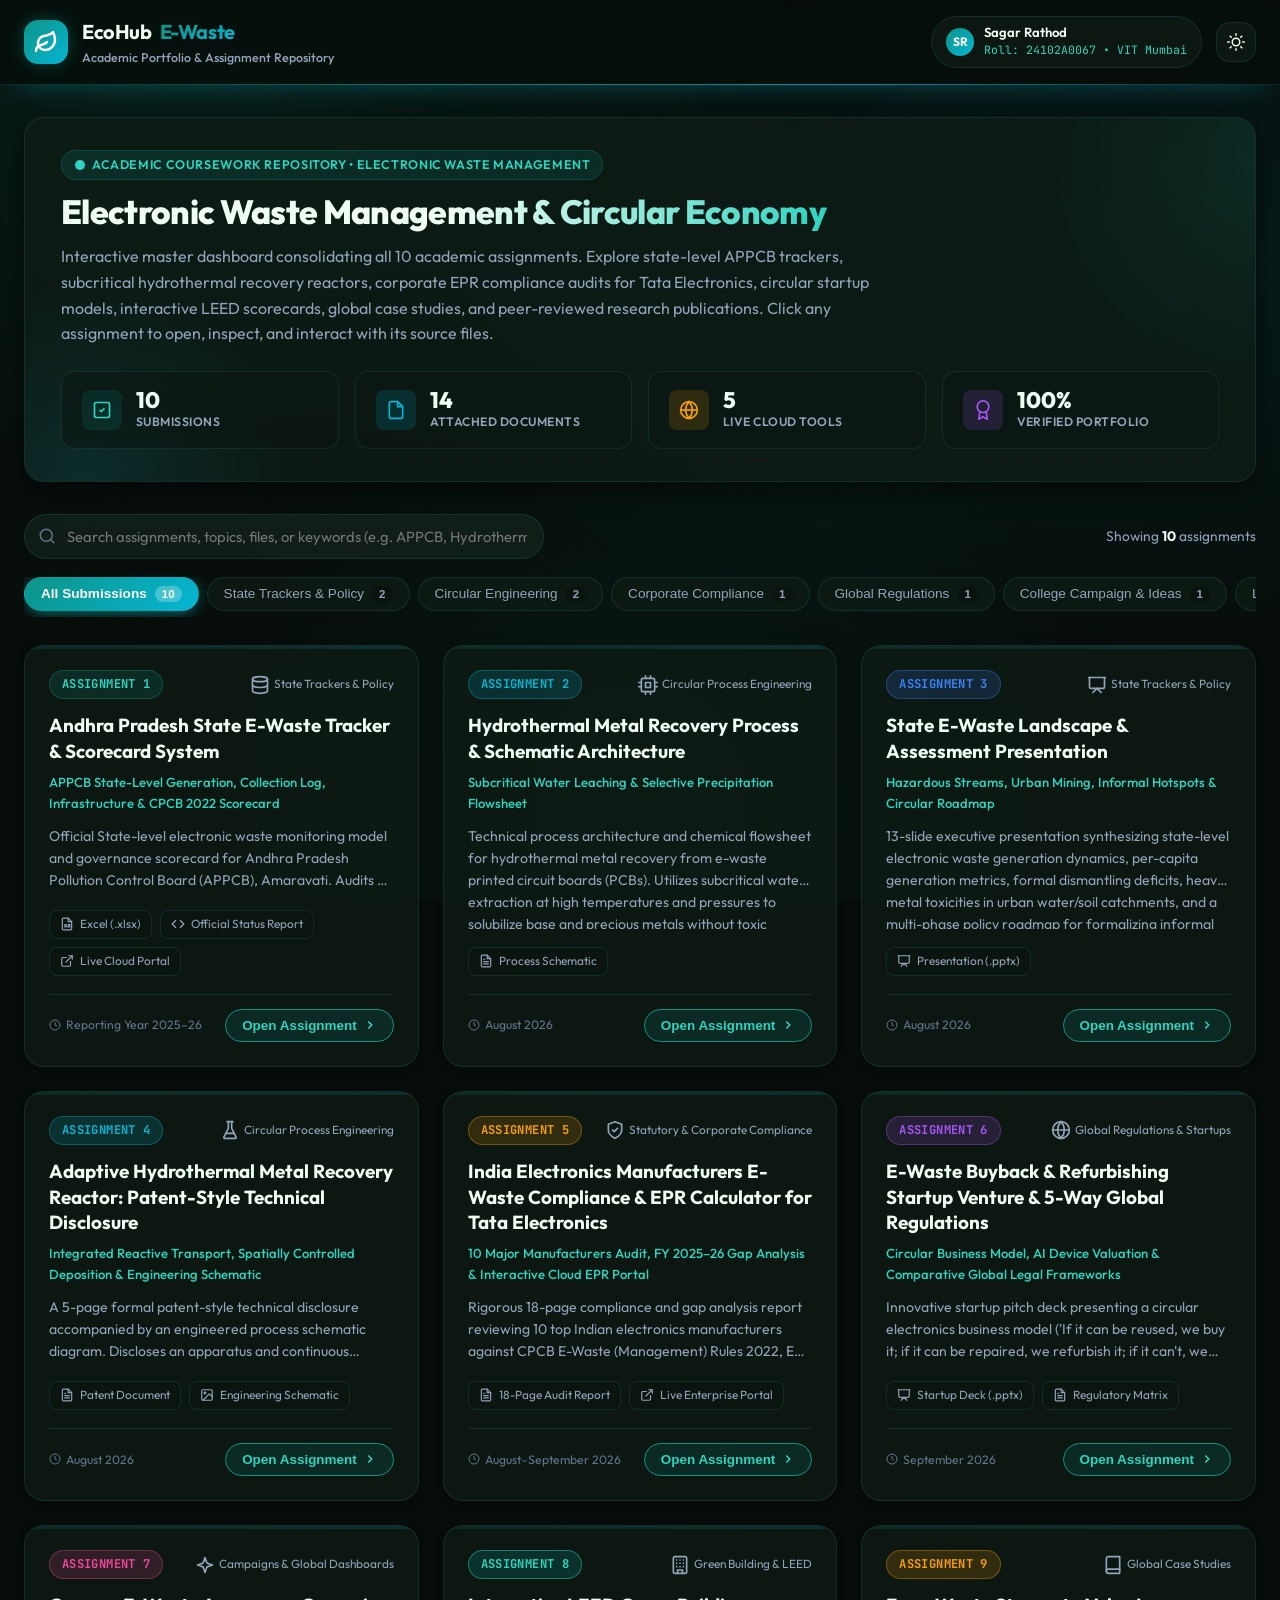
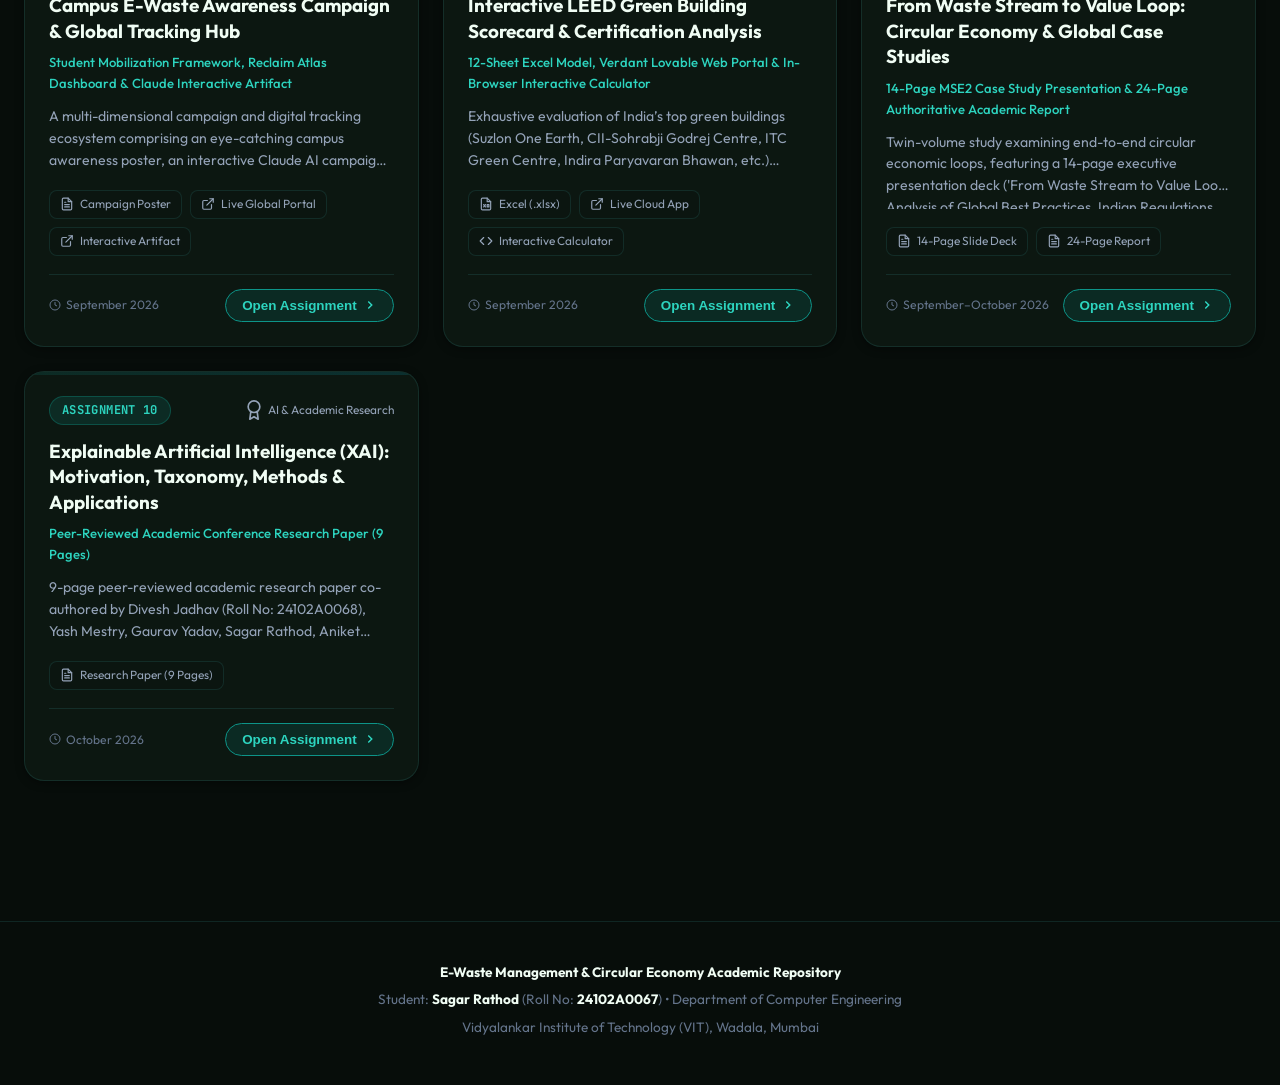
<file: index.html>
<!DOCTYPE html>
<html lang="en" data-theme="dark">
<head>
  <meta charset="UTF-8">
  <meta name="viewport" content="width=device-width, initial-scale=1.0, viewport-fit=cover">
  <title>EcoHub — E-Waste Academic Portfolio & Assignment Hub | Sagar Rathod</title>
  <meta name="description" content="Master academic portfolio and interactive dashboard showcasing all 10 E-Waste management assignments, state trackers, hydrothermal recovery engineering, LEED scorecards, startup models, and research publications by Sagar Rathod (24102A0067).">
  
  <!-- Modern Fonts -->
  <link rel="preconnect" href="https://fonts.googleapis.com">
  <link rel="preconnect" href="https://fonts.gstatic.com" crossorigin>
  <link href="https://fonts.googleapis.com/css2?family=Outfit:wght@400;500;600;700;800&family=Inter:wght@400;500;600;700&family=JetBrains+Mono:wght@400;500;600&display=swap" rel="stylesheet">
  
  <!-- Stylesheet -->
  <link rel="stylesheet" href="style.css">
</head>
<body>

  <!-- Site Header -->
  <header class="site-header">
    <div class="header-inner">
      <a href="#" class="brand" aria-label="EcoHub Homepage">
        <div class="brand-icon-box">
          <svg width="24" height="24" viewBox="0 0 24 24" fill="none" stroke="currentColor" stroke-width="2.5" stroke-linecap="round" stroke-linejoin="round">
            <path d="M11 20A7 7 0 0 1 9.8 6.1C15.5 5 17 4.48 19 2c1 2 2 4.18 2 8 0 5.5-4.78 10-10 10Z"></path>
            <path d="M2 21c0-3 1.85-5.36 5.08-6C9.5 14.52 12 13 13 12"></path>
          </svg>
        </div>
        <div class="brand-text">
          <h1>EcoHub <span class="gradient-text">E-Waste</span></h1>
          <p>Academic Portfolio & Assignment Repository</p>
        </div>
      </a>

      <div class="header-right">
        <!-- Student Info Pill -->
        <div class="student-badge-pill" title="Student Profile & Identification">
          <div class="student-avatar">SR</div>
          <div class="student-info">
            <span class="student-name">Sagar Rathod</span>
            <span class="student-roll">Roll: 24102A0067 • VIT Mumbai</span>
          </div>
        </div>

        <!-- Dark/Light Theme Toggle -->
        <button id="themeToggleBtn" class="btn-icon" aria-label="Toggle Dark / Light Theme" title="Toggle Theme">
          <svg width="18" height="18" viewBox="0 0 24 24" fill="none" stroke="currentColor" stroke-width="2" stroke-linecap="round" stroke-linejoin="round">
            <circle cx="12" cy="12" r="5"></circle>
            <line x1="12" y1="1" x2="12" y2="3"></line>
            <line x1="12" y1="21" x2="12" y2="23"></line>
          </svg>
        </button>
      </div>
    </div>
  </header>

  <!-- Main Application Container -->
  <main class="app-container">
    
    <!-- Hero Banner Section -->
    <section class="hero-banner">
      <div class="hero-content">
        <div class="hero-tag">
          <svg width="12" height="12" viewBox="0 0 24 24" fill="currentColor"><circle cx="12" cy="12" r="10"></circle></svg>
          Academic Coursework Repository • Electronic Waste Management
        </div>
        <h2 class="hero-title">Electronic Waste Management & Circular Economy</h2>
        <p class="hero-desc">
          Interactive master dashboard consolidating all 10 academic assignments. Explore state-level APPCB trackers, subcritical hydrothermal recovery reactors, corporate EPR compliance audits for Tata Electronics, circular startup models, interactive LEED scorecards, global case studies, and peer-reviewed research publications. Click any assignment to open, inspect, and interact with its source files.
        </p>

        <!-- Stats Counter Row -->
        <div class="stats-grid">
          <div class="stat-card">
            <div class="stat-icon emerald">
              <svg width="20" height="20" viewBox="0 0 24 24" fill="none" stroke="currentColor" stroke-width="2"><rect x="3" y="3" width="18" height="18" rx="2"/><path d="m9 12 2 2 4-4"/></svg>
            </div>
            <div>
              <div class="stat-value">10</div>
              <div class="stat-label">Submissions</div>
            </div>
          </div>

          <div class="stat-card">
            <div class="stat-icon cyan">
              <svg width="20" height="20" viewBox="0 0 24 24" fill="none" stroke="currentColor" stroke-width="2"><path d="M14 2H6a2 2 0 0 0-2 2v16a2 2 0 0 0 2 2h12a2 2 0 0 0 2-2V8z"/><polyline points="14 2 14 8 20 8"/></svg>
            </div>
            <div>
              <div class="stat-value">14</div>
              <div class="stat-label">Attached Documents</div>
            </div>
          </div>

          <div class="stat-card">
            <div class="stat-icon amber">
              <svg width="20" height="20" viewBox="0 0 24 24" fill="none" stroke="currentColor" stroke-width="2"><circle cx="12" cy="12" r="10"/><line x1="2" y1="12" x2="22" y2="12"/><path d="M12 2a15.3 15.3 0 0 1 4 10 15.3 15.3 0 0 1-4 10 15.3 15.3 0 0 1-4-10 15.3 15.3 0 0 1 4-10z"/></svg>
            </div>
            <div>
              <div class="stat-value">5</div>
              <div class="stat-label">Live Cloud Tools</div>
            </div>
          </div>

          <div class="stat-card">
            <div class="stat-icon purple">
              <svg width="20" height="20" viewBox="0 0 24 24" fill="none" stroke="currentColor" stroke-width="2"><circle cx="12" cy="8" r="7"/><polyline points="8.21 13.89 7 23 12 20 17 23 15.79 13.88"/></svg>
            </div>
            <div>
              <div class="stat-value">100%</div>
              <div class="stat-label">Verified Portfolio</div>
            </div>
          </div>
        </div>
      </div>
    </section>

    <!-- Toolbar: Search & Category Filters -->
    <section class="toolbar-section">
      <div class="search-and-summary">
        <div class="search-box-wrapper">
          <svg class="search-icon" width="18" height="18" viewBox="0 0 24 24" fill="none" stroke="currentColor" stroke-width="2" stroke-linecap="round" stroke-linejoin="round">
            <circle cx="11" cy="11" r="8"></circle>
            <line x1="21" y1="21" x2="16.65" y2="16.65"></line>
          </svg>
          <input 
            type="text" 
            id="searchInput" 
            class="search-input" 
            placeholder="Search assignments, topics, files, or keywords (e.g. APPCB, Hydrothermal, Tata, LEED, XAI)..."
            aria-label="Search assignments"
          >
          <button id="clearSearchBtn" class="clear-search-btn" title="Clear search">
            <svg width="16" height="16" viewBox="0 0 24 24" fill="none" stroke="currentColor" stroke-width="2"><line x1="18" y1="6" x2="6" y2="18"></line><line x1="6" y1="6" x2="18" y2="18"></line></svg>
          </button>
        </div>

        <div class="toolbar-actions">
          <span style="font-size: 0.86rem; color: var(--text-secondary);">
            Showing <strong id="currentCount" style="color: var(--text-primary);">10</strong> assignments
          </span>
        </div>
      </div>

      <!-- Filter Tabs -->
      <div class="filter-tabs-wrapper">
        <div class="filter-tabs" role="tablist">
          <button class="filter-tab-btn active" data-filter="all" role="tab" aria-selected="true">
            <span>All Submissions</span>
            <span class="filter-badge-count">10</span>
          </button>
          <button class="filter-tab-btn" data-filter="trackers" role="tab" aria-selected="false">
            <span>State Trackers & Policy</span>
            <span class="filter-badge-count">2</span>
          </button>
          <button class="filter-tab-btn" data-filter="engineering" role="tab" aria-selected="false">
            <span>Circular Engineering</span>
            <span class="filter-badge-count">2</span>
          </button>
          <button class="filter-tab-btn" data-filter="compliance" role="tab" aria-selected="false">
            <span>Corporate Compliance</span>
            <span class="filter-badge-count">1</span>
          </button>
          <button class="filter-tab-btn" data-filter="global" role="tab" aria-selected="false">
            <span>Global Regulations</span>
            <span class="filter-badge-count">1</span>
          </button>
          <button class="filter-tab-btn" data-filter="campaigns" role="tab" aria-selected="false">
            <span>College Campaign & Ideas</span>
            <span class="filter-badge-count">1</span>
          </button>
          <button class="filter-tab-btn" data-filter="leed" role="tab" aria-selected="false">
            <span>LEED Green Buildings</span>
            <span class="filter-badge-count">1</span>
          </button>
          <button class="filter-tab-btn" data-filter="casestudies" role="tab" aria-selected="false">
            <span>Global Case Studies</span>
            <span class="filter-badge-count">1</span>
          </button>
          <button class="filter-tab-btn" data-filter="research" role="tab" aria-selected="false">
            <span>AI & Research Track</span>
            <span class="filter-badge-count">1</span>
          </button>
        </div>
      </div>
    </section>

    <!-- Assignments Grid -->
    <section class="assignments-grid" id="assignmentsGrid" aria-label="Assignment cards">
      <!-- Injected by app.js -->
    </section>

  </main>

  <!-- Assignment Interactive Modal Viewer -->
  <div class="modal-overlay" id="assignmentModal" role="dialog" aria-modal="true" aria-labelledby="modalAssignmentTitle">
    <div class="modal-container" id="modalContainer">
      
      <!-- Modal Header -->
      <div class="modal-header">
        <div class="modal-header-left">
          <span id="modalAssignmentLabel" class="assignment-label-badge badge-primary">Assignment</span>
          <div class="modal-title-wrap">
            <h2 id="modalAssignmentTitle">Assignment Details</h2>
            <p id="modalAssignmentCategory">Category</p>
          </div>
        </div>
        <div class="modal-header-actions">
          <button id="modalFullscreenBtn" class="modal-btn-icon" title="Toggle Fullscreen" aria-label="Toggle Fullscreen">
            <svg width="18" height="18" viewBox="0 0 24 24" fill="none" stroke="currentColor" stroke-width="2">
              <polyline points="15 3 21 3 21 9"></polyline>
              <polyline points="9 21 3 21 3 15"></polyline>
              <line x1="21" y1="3" x2="14" y2="10"></line>
              <line x1="3" y1="21" x2="10" y2="14"></line>
            </svg>
          </button>
          <button id="modalCloseBtn" class="modal-btn-icon modal-btn-close" title="Close (Esc)" aria-label="Close Modal">
            <svg width="18" height="18" viewBox="0 0 24 24" fill="none" stroke="currentColor" stroke-width="2.5">
              <line x1="18" y1="6" x2="6" y2="18"></line>
              <line x1="6" y1="6" x2="18" y2="18"></line>
            </svg>
          </button>
        </div>
      </div>

      <!-- Multiple Resource Switcher Tabs (when assignment contains multiple files/links) -->
      <div class="modal-resource-tabs" id="modalResourceTabs">
        <!-- Injected dynamically -->
      </div>

      <!-- Modal Body -->
      <div class="modal-body">
        
        <!-- Quick Actions & Direct Links Bar -->
        <div class="modal-quick-actions-bar" id="modalQuickBar">
          <!-- Injected dynamically -->
        </div>

        <!-- Embedded Viewer Box -->
        <div class="viewer-display-box" id="modalViewerDisplay">
          <!-- Injected dynamically: PDF embed, Excel table, PPTX slider, Image lightbox, HTML app, or External Link card -->
        </div>

        <!-- Detailed Academic Breakdown -->
        <div class="modal-details-grid">
          <div class="details-box">
            <h4>
              <svg width="18" height="18" viewBox="0 0 24 24" fill="none" stroke="currentColor" stroke-width="2"><path d="M14 2H6a2 2 0 0 0-2 2v16a2 2 0 0 0 2 2h12a2 2 0 0 0 2-2V8z"/><polyline points="14 2 14 8 20 8"/><line x1="16" y1="13" x2="8" y2="13"/><line x1="16" y1="17" x2="8" y2="17"/></svg>
              Key Methodology & Findings
            </h4>
            <ul class="highlights-list" id="modalHighlightsList">
              <!-- Injected dynamically -->
            </ul>
          </div>

          <div class="details-box">
            <h4>
              <svg width="18" height="18" viewBox="0 0 24 24" fill="none" stroke="currentColor" stroke-width="2"><circle cx="12" cy="12" r="10"/><polyline points="12 6 12 12 16 14"/></svg>
              Academic Metadata
            </h4>
            <div class="meta-info-table" id="modalMetaTable">
              <!-- Injected dynamically -->
            </div>
            <div class="tags-cluster" id="modalTagsCluster">
              <!-- Injected dynamically -->
            </div>
          </div>
        </div>

      </div>

    </div>
  </div>

  <!-- Site Footer -->
  <footer class="site-footer">
    <p><strong>E-Waste Management & Circular Economy Academic Repository</strong></p>
    <p>Student: <strong>Sagar Rathod</strong> (Roll No: <strong>24102A0067</strong>) • Department of Computer Engineering</p>
    <p>Vidyalankar Institute of Technology (VIT), Wadala, Mumbai</p>
  </footer>

  <!-- Pre-loaded Data Caches -->
  <script src="excel_data.js"></script>
  <script src="pptx_data.js"></script>
  <script src="assignments_data.js"></script>
  <!-- Core Application Script -->
  <script src="app.js"></script>

</body>
</html>
</file>
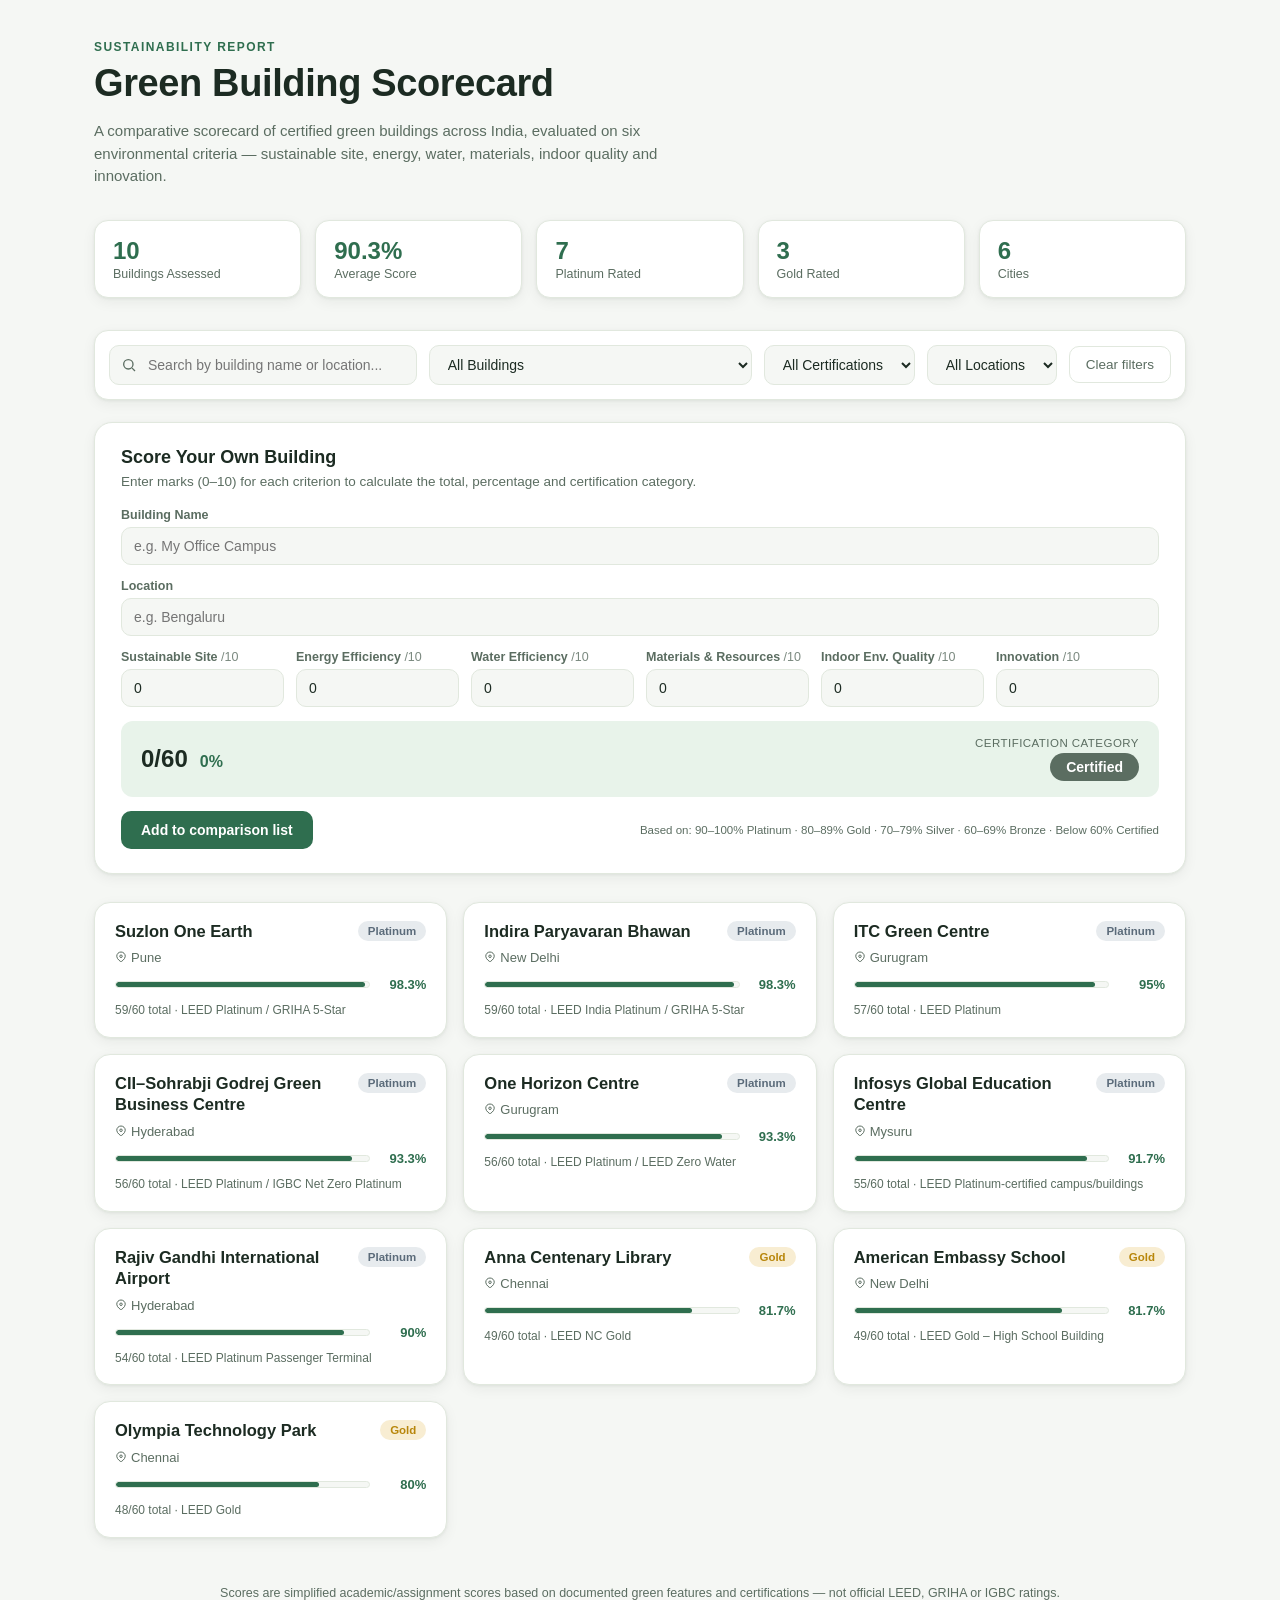
<file: green_building_scorecard.html>
<!DOCTYPE html>
<html lang="en">
<head>
<meta charset="UTF-8">
<meta name="viewport" content="width=device-width, initial-scale=1, viewport-fit=cover">
<title>Green Building Scorecard</title>
<style>
  :root{
    --bg:#f5f7f4;
    --card:#ffffff;
    --ink:#1c2b22;
    --muted:#5b6d61;
    --border:#e1e8de;
    --accent:#2f6e4f;
    --accent-light:#e8f3ea;
    --platinum:#5b6b7a;
    --gold:#b8860b;
    --shadow: 0 1px 3px rgba(20,40,25,0.06), 0 4px 14px rgba(20,40,25,0.06);
    box-sizing:border-box;
    padding-top: env(safe-area-inset-top, 0px);
    padding-bottom: env(safe-area-inset-bottom, 0px);
  }
  @media (prefers-color-scheme: dark){
    :root:not([data-theme="light"]){
      --bg:#121814;
      --card:#1a221c;
      --ink:#e8efe8;
      --muted:#9fb0a3;
      --border:#2b3830;
      --accent:#5fb583;
      --accent-light:#1e2e23;
      --platinum:#a9bccb;
      --gold:#e0b23d;
      --shadow: 0 1px 3px rgba(0,0,0,0.4), 0 4px 14px rgba(0,0,0,0.3);
    }
  }
  :root[data-theme="dark"]{
    --bg:#121814;
    --card:#1a221c;
    --ink:#e8efe8;
    --muted:#9fb0a3;
    --border:#2b3830;
    --accent:#5fb583;
    --accent-light:#1e2e23;
    --platinum:#a9bccb;
    --gold:#e0b23d;
    --shadow: 0 1px 3px rgba(0,0,0,0.4), 0 4px 14px rgba(0,0,0,0.3);
  }
  * { box-sizing: border-box; }
  html { scroll-padding-top: env(safe-area-inset-top, 0px); }
  html, body { height: 100%; }
  body{
    margin:0;
    background:var(--bg);
    color:var(--ink);
    font-family: 'Segoe UI', -apple-system, BlinkMacSystemFont, Helvetica, Arial, sans-serif;
    -webkit-font-smoothing:antialiased;
  }
  .wrap{
    max-width: 1140px;
    margin: 0 auto;
    padding: 40px 24px 80px;
  }
  header{
    margin-bottom: 32px;
  }
  .eyebrow{
    text-transform: uppercase;
    letter-spacing: .12em;
    font-size: 12px;
    color: var(--accent);
    font-weight: 700;
    margin-bottom: 8px;
  }
  h1{
    font-size: clamp(28px, 4vw, 38px);
    margin: 0 0 8px;
    font-weight: 700;
    letter-spacing: -0.01em;
  }
  .sub{
    color: var(--muted);
    font-size: 15px;
    max-width: 640px;
    line-height: 1.5;
  }

  .stats{
    display:grid;
    grid-template-columns: repeat(auto-fit, minmax(140px,1fr));
    gap: 14px;
    margin: 28px 0 32px;
  }
  .stat{
    background: var(--card);
    border: 1px solid var(--border);
    border-radius: 14px;
    padding: 16px 18px;
    box-shadow: var(--shadow);
  }
  .stat .num{ font-size: 24px; font-weight: 700; color: var(--accent); }
  .stat .lbl{ font-size: 12.5px; color: var(--muted); margin-top: 2px; }

  .controls{
    display:flex;
    flex-wrap: wrap;
    gap: 12px;
    align-items:center;
    margin-bottom: 22px;
    background: var(--card);
    border:1px solid var(--border);
    border-radius: 14px;
    padding: 14px;
    box-shadow: var(--shadow);
  }
  .search-box{
    flex: 1 1 240px;
    position: relative;
  }
  .search-box input{
    width:100%;
    padding: 11px 14px 11px 38px;
    border-radius: 10px;
    border: 1px solid var(--border);
    background: var(--bg);
    color: var(--ink);
    font-size: 14px;
    outline:none;
  }
  .search-box input:focus{ border-color: var(--accent); }
  .search-box svg{
    position:absolute; left:12px; top:50%; transform:translateY(-50%);
    width:16px; height:16px; color:var(--muted);
  }
  select{
    padding: 10px 14px;
    border-radius: 10px;
    border: 1px solid var(--border);
    background: var(--bg);
    color: var(--ink);
    font-size: 14px;
    outline:none;
    cursor:pointer;
  }
  select:focus{ border-color: var(--accent); }
  .clear-btn{
    padding: 10px 16px;
    border-radius: 10px;
    border: 1px solid var(--border);
    background: transparent;
    color: var(--muted);
    font-size: 13.5px;
    cursor:pointer;
  }
  .clear-btn:hover{ border-color: var(--accent); color: var(--accent); }

  .calc-card{
    background: var(--card);
    border: 1px solid var(--border);
    border-radius: 18px;
    padding: 24px 26px;
    box-shadow: var(--shadow);
    margin-bottom: 28px;
  }
  .calc-head{ margin-bottom: 16px; }
  .calc-title{ font-size: 18px; margin: 0 0 4px; font-weight:700; }
  .calc-sub{ font-size: 13.5px; color: var(--muted); margin:0; line-height:1.5; }
  .calc-body{ display:flex; flex-direction:column; gap:14px; }
  .calc-field label{
    display:block; font-size: 12.5px; color: var(--muted); margin-bottom: 5px; font-weight:600;
  }
  .calc-field label span{ font-weight:400; color: var(--muted); opacity:.8; }
  .calc-field input[type="text"], .calc-field input[type="number"]{
    width:100%;
    padding: 10px 12px;
    border-radius: 10px;
    border: 1px solid var(--border);
    background: var(--bg);
    color: var(--ink);
    font-size: 14px;
    outline:none;
  }
  .calc-field input:focus{ border-color: var(--accent); }
  .calc-grid{
    display:grid;
    grid-template-columns: repeat(auto-fit, minmax(150px,1fr));
    gap: 12px;
  }
  .calc-result{
    display:flex;
    justify-content:space-between;
    align-items:center;
    background: var(--accent-light);
    border-radius: 12px;
    padding: 16px 20px;
    flex-wrap: wrap;
    gap: 12px;
  }
  .cr-left{ display:flex; align-items:baseline; gap:12px; }
  .cr-total{ font-size: 24px; font-weight:800; color: var(--ink); }
  .cr-pct{ font-size: 16px; font-weight:700; color: var(--accent); }
  .cr-right{ text-align:right; }
  .cr-label{ font-size: 11.5px; color: var(--muted); text-transform:uppercase; letter-spacing:.04em; margin-bottom:4px; }
  .cr-badge{
    display:inline-block;
    font-size: 14px;
    font-weight:800;
    padding: 6px 16px;
    border-radius: 999px;
    background: var(--accent);
    color: #fff;
  }
  .cr-badge.Silver{ background:#8a8f7a; }
  .cr-badge.Bronze{ background:#a06a3a; }
  .cr-badge.Certified{ background: var(--muted); }
  .cr-badge.Gold{ background: var(--gold); }
  .cr-badge.Platinum{ background: var(--platinum); }
  .calc-actions{
    display:flex; align-items:center; justify-content:space-between; flex-wrap:wrap; gap:10px;
  }
  .btn-primary{
    background: var(--accent);
    color:#fff;
    border:none;
    padding: 11px 20px;
    border-radius: 10px;
    font-size: 14px;
    font-weight:700;
    cursor:pointer;
  }
  .btn-primary:hover{ opacity:.9; }
  .btn-primary:disabled{ opacity:.5; cursor:not-allowed; }
  .calc-note{ font-size: 11.5px; color: var(--muted); }

  .grid{
    display:grid;
    grid-template-columns: repeat(auto-fill, minmax(300px, 1fr));
    gap: 16px;
  }
  .card{
    background: var(--card);
    border: 1px solid var(--border);
    border-radius: 16px;
    padding: 18px 20px;
    box-shadow: var(--shadow);
    cursor:pointer;
    transition: transform .12s ease, box-shadow .12s ease;
  }
  .card:hover{ transform: translateY(-2px); box-shadow: 0 6px 20px rgba(20,40,25,.12); }
  .card-top{
    display:flex; justify-content: space-between; align-items:flex-start; gap:10px;
    margin-bottom: 8px;
  }
  .card h3{
    font-size: 16.5px;
    margin: 0;
    line-height:1.3;
    font-weight: 700;
  }
  .badge{
    flex-shrink:0;
    font-size: 11.5px;
    font-weight:700;
    padding: 4px 10px;
    border-radius: 999px;
    white-space:nowrap;
  }
  .badge.Platinum{ background: #e7ebee; color: var(--platinum); }
  .badge.Gold{ background: #f8edd2; color: var(--gold); }
  :root[data-theme="dark"] .badge.Platinum, @media (prefers-color-scheme: dark){ .badge.Platinum{ background:#2a323b;} }
  .loc{
    font-size: 13px;
    color: var(--muted);
    margin-bottom: 12px;
  }
  .loc svg{ width:12px; height:12px; vertical-align:-1px; margin-right:4px;}
  .score-row{
    display:flex; align-items:center; gap:10px;
  }
  .bar-track{
    flex:1;
    height: 7px;
    background: var(--bg);
    border-radius: 999px;
    overflow:hidden;
    border: 1px solid var(--border);
  }
  .bar-fill{
    height:100%;
    background: var(--accent);
    border-radius: 999px;
  }
  .pct{
    font-size: 13px;
    font-weight:700;
    color: var(--accent);
    width: 46px;
    text-align:right;
  }
  .cert-text{
    font-size: 12px;
    color: var(--muted);
    margin-top: 10px;
    line-height:1.4;
  }

  .empty{
    text-align:center;
    padding: 60px 20px;
    color: var(--muted);
  }

  /* Modal */
  .overlay{
    position: fixed; inset:0;
    background: rgba(10,15,10,0.45);
    display:none;
    align-items:center; justify-content:center;
    padding: 20px;
    z-index: 50;
  }
  .overlay.active{ display:flex; }
  .modal{
    background: var(--card);
    border-radius: 18px;
    max-width: 560px;
    width:100%;
    max-height: 86vh;
    overflow-y:auto;
    padding: 28px 28px 24px;
    box-shadow: 0 20px 60px rgba(0,0,0,0.25);
    border: 1px solid var(--border);
  }
  .modal-head{
    display:flex; justify-content:space-between; align-items:flex-start; gap: 12px;
    margin-bottom: 4px;
  }
  .modal h2{ font-size: 22px; margin: 0 0 6px; line-height:1.3; }
  .modal .loc{ margin-bottom: 18px; }
  .close-btn{
    border:none; background: var(--bg); color:var(--muted);
    width:32px; height:32px; border-radius:50%; font-size:16px; cursor:pointer;
    flex-shrink:0;
  }
  .close-btn:hover{ color: var(--ink); }
  .detail-grid{
    display:grid; grid-template-columns: 1fr 1fr; gap: 10px;
    margin: 16px 0 18px;
  }
  .detail-item{
    background: var(--bg);
    border: 1px solid var(--border);
    border-radius: 10px;
    padding: 10px 12px;
  }
  .detail-item .dl{ font-size: 11px; color: var(--muted); text-transform:uppercase; letter-spacing:.04em; margin-bottom:3px;}
  .detail-item .dv{ font-size: 15px; font-weight:700; }
  .total-box{
    background: var(--accent-light);
    border-radius: 12px;
    padding: 14px 16px;
    display:flex; justify-content:space-between; align-items:center;
    margin-bottom: 14px;
  }
  .total-box .tl{ font-size: 13px; color: var(--muted); }
  .total-box .tv{ font-size: 22px; font-weight:800; color: var(--accent); }
  .cert-full{
    font-size: 13.5px;
    color: var(--muted);
    line-height:1.5;
    border-top: 1px solid var(--border);
    padding-top: 14px;
  }

  footer{
    margin-top: 48px;
    text-align:center;
    font-size: 12.5px;
    color: var(--muted);
  }
</style>
</head>
<body>
<div class="wrap">
  <header>
    <div class="eyebrow">Sustainability Report</div>
    <h1>Green Building Scorecard</h1>
    <p class="sub">A comparative scorecard of certified green buildings across India, evaluated on six environmental criteria — sustainable site, energy, water, materials, indoor quality and innovation.</p>
  </header>

  <div class="stats" id="stats"></div>

  <div class="controls">
    <div class="search-box">
      <svg viewBox="0 0 24 24" fill="none" stroke="currentColor" stroke-width="2"><circle cx="11" cy="11" r="7"/><line x1="21" y1="21" x2="16.65" y2="16.65"/></svg>
      <input type="text" id="searchInput" placeholder="Search by building name or location...">
    </div>
    <select id="companySelect">
      <option value="">All Buildings</option>
    </select>
    <select id="certSelect">
      <option value="">All Certifications</option>
      <option value="Platinum">Platinum</option>
      <option value="Gold">Gold</option>
    </select>
    <select id="locSelect">
      <option value="">All Locations</option>
    </select>
    <button class="clear-btn" id="clearBtn">Clear filters</button>
  </div>

  <div class="calc-card" id="calcCard">
    <div class="calc-head">
      <div>
        <h2 class="calc-title">Score Your Own Building</h2>
        <p class="calc-sub">Enter marks (0–10) for each criterion to calculate the total, percentage and certification category.</p>
      </div>
    </div>
    <div class="calc-body">
      <div class="calc-field">
        <label>Building Name</label>
        <input type="text" id="calcName" placeholder="e.g. My Office Campus">
      </div>
      <div class="calc-field">
        <label>Location</label>
        <input type="text" id="calcLoc" placeholder="e.g. Bengaluru">
      </div>
      <div class="calc-grid">
        <div class="calc-field">
          <label>Sustainable Site <span>/10</span></label>
          <input type="number" min="0" max="10" step="0.1" class="calc-score" id="c_site" value="0">
        </div>
        <div class="calc-field">
          <label>Energy Efficiency <span>/10</span></label>
          <input type="number" min="0" max="10" step="0.1" class="calc-score" id="c_energy" value="0">
        </div>
        <div class="calc-field">
          <label>Water Efficiency <span>/10</span></label>
          <input type="number" min="0" max="10" step="0.1" class="calc-score" id="c_water" value="0">
        </div>
        <div class="calc-field">
          <label>Materials & Resources <span>/10</span></label>
          <input type="number" min="0" max="10" step="0.1" class="calc-score" id="c_materials" value="0">
        </div>
        <div class="calc-field">
          <label>Indoor Env. Quality <span>/10</span></label>
          <input type="number" min="0" max="10" step="0.1" class="calc-score" id="c_indoor" value="0">
        </div>
        <div class="calc-field">
          <label>Innovation <span>/10</span></label>
          <input type="number" min="0" max="10" step="0.1" class="calc-score" id="c_innovation" value="0">
        </div>
      </div>

      <div class="calc-result" id="calcResult">
        <div class="cr-left">
          <div class="cr-total"><span id="crTotalVal">0</span>/60</div>
          <div class="cr-pct" id="crPctVal">0%</div>
        </div>
        <div class="cr-right">
          <div class="cr-label">Certification Category</div>
          <div class="cr-badge" id="crBadge">Certified</div>
        </div>
      </div>

      <div class="calc-actions">
        <button class="btn-primary" id="addToListBtn">Add to comparison list</button>
        <span class="calc-note">Based on: 90–100% Platinum · 80–89% Gold · 70–79% Silver · 60–69% Bronze · Below 60% Certified</span>
      </div>
    </div>
  </div>

  <div class="grid" id="grid"></div>
  <div class="empty" id="emptyState" style="display:none;">No buildings match your filters.</div>

  <footer>Scores are simplified academic/assignment scores based on documented green features and certifications — not official LEED, GRIHA or IGBC ratings.</footer>
</div>

<div class="overlay" id="overlay">
  <div class="modal" id="modalContent"></div>
</div>

<script>
const data = [
  {name:"CII–Sohrabji Godrej Green Business Centre", loc:"Hyderabad", cert:"LEED Platinum / IGBC Net Zero Platinum", site:9, energy:10, water:9, materials:9, indoor:9, innovation:10, total:56, pct:93.3, level:"Platinum"},
  {name:"Suzlon One Earth", loc:"Pune", cert:"LEED Platinum / GRIHA 5-Star", site:10, energy:10, water:10, materials:9, indoor:10, innovation:10, total:59, pct:98.3, level:"Platinum"},
  {name:"ITC Green Centre", loc:"Gurugram", cert:"LEED Platinum", site:9, energy:10, water:10, materials:9, indoor:9, innovation:10, total:57, pct:95.0, level:"Platinum"},
  {name:"Indira Paryavaran Bhawan", loc:"New Delhi", cert:"LEED India Platinum / GRIHA 5-Star", site:10, energy:10, water:10, materials:9, indoor:10, innovation:10, total:59, pct:98.3, level:"Platinum"},
  {name:"Infosys Global Education Centre", loc:"Mysuru", cert:"LEED Platinum-certified campus/buildings", site:9, energy:9, water:9, materials:9, indoor:10, innovation:9, total:55, pct:91.7, level:"Platinum"},
  {name:"Rajiv Gandhi International Airport", loc:"Hyderabad", cert:"LEED Platinum Passenger Terminal", site:9, energy:9, water:9, materials:8, indoor:9, innovation:10, total:54, pct:90.0, level:"Platinum"},
  {name:"Olympia Technology Park", loc:"Chennai", cert:"LEED Gold", site:8, energy:8, water:8, materials:8, indoor:8, innovation:8, total:48, pct:80.0, level:"Gold"},
  {name:"Anna Centenary Library", loc:"Chennai", cert:"LEED NC Gold", site:8, energy:8, water:8, materials:8, indoor:9, innovation:8, total:49, pct:81.7, level:"Gold"},
  {name:"American Embassy School", loc:"New Delhi", cert:"LEED Gold – High School Building", site:8, energy:8, water:8, materials:8, indoor:9, innovation:8, total:49, pct:81.7, level:"Gold"},
  {name:"One Horizon Centre", loc:"Gurugram", cert:"LEED Platinum / LEED Zero Water", site:9, energy:9, water:10, materials:9, indoor:9, innovation:10, total:56, pct:93.3, level:"Platinum"},
];

const grid = document.getElementById('grid');
const emptyState = document.getElementById('emptyState');
const searchInput = document.getElementById('searchInput');
const companySelect = document.getElementById('companySelect');
const certSelect = document.getElementById('certSelect');
const locSelect = document.getElementById('locSelect');
const clearBtn = document.getElementById('clearBtn');
const overlay = document.getElementById('overlay');
const modalContent = document.getElementById('modalContent');

// populate stats
const statsEl = document.getElementById('stats');
const avgPct = (data.reduce((a,b)=>a+b.pct,0)/data.length).toFixed(1);
const platinumCount = data.filter(d=>d.level==='Platinum').length;
const goldCount = data.filter(d=>d.level==='Gold').length;
const locCount = new Set(data.map(d=>d.loc)).size;
statsEl.innerHTML = `
  <div class="stat"><div class="num">${data.length}</div><div class="lbl">Buildings Assessed</div></div>
  <div class="stat"><div class="num">${avgPct}%</div><div class="lbl">Average Score</div></div>
  <div class="stat"><div class="num">${platinumCount}</div><div class="lbl">Platinum Rated</div></div>
  <div class="stat"><div class="num">${goldCount}</div><div class="lbl">Gold Rated</div></div>
  <div class="stat"><div class="num">${locCount}</div><div class="lbl">Cities</div></div>
`;

// populate selects
[...new Set(data.map(d=>d.name))].sort().forEach(n=>{
  const o = document.createElement('option'); o.value = n; o.textContent = n;
  companySelect.appendChild(o);
});
[...new Set(data.map(d=>d.loc))].sort().forEach(l=>{
  const o = document.createElement('option'); o.value = l; o.textContent = l;
  locSelect.appendChild(o);
});

function render(){
  const q = searchInput.value.trim().toLowerCase();
  const company = companySelect.value;
  const cert = certSelect.value;
  const loc = locSelect.value;

  const filtered = data.filter(d=>{
    if(company && d.name !== company) return false;
    if(cert && d.level !== cert) return false;
    if(loc && d.loc !== loc) return false;
    if(q && !(d.name.toLowerCase().includes(q) || d.loc.toLowerCase().includes(q))) return false;
    return true;
  }).sort((a,b)=>b.pct - a.pct);

  grid.innerHTML = '';
  if(filtered.length === 0){
    emptyState.style.display = 'block';
  } else {
    emptyState.style.display = 'none';
    filtered.forEach((d, i)=>{
      const card = document.createElement('div');
      card.className = 'card';
      card.innerHTML = `
        <div class="card-top">
          <h3>${d.name}</h3>
          <span class="badge ${d.level}">${d.level}</span>
        </div>
        <div class="loc"><svg viewBox="0 0 24 24" fill="none" stroke="currentColor" stroke-width="2"><path d="M20.5 10.5c0 6-8.5 11-8.5 11s-8.5-5-8.5-11a8.5 8.5 0 0 1 17 0Z"/><circle cx="12" cy="10.5" r="2.5"/></svg>${d.loc}</div>
        <div class="score-row">
          <div class="bar-track"><div class="bar-fill" style="width:${d.pct}%"></div></div>
          <div class="pct">${d.pct}%</div>
        </div>
        <div class="cert-text">${d.total}/60 total &middot; ${d.cert.length > 46 ? d.cert.slice(0,46)+'…' : d.cert}</div>
      `;
      card.addEventListener('click', ()=>openModal(d));
      grid.appendChild(card);
    });
  }
}

function openModal(d){
  const hasBreakdown = d.site !== null && d.site !== undefined;
  const detailHtml = hasBreakdown ? `
    <div class="detail-grid">
      <div class="detail-item"><div class="dl">Sustainable Site</div><div class="dv">${d.site}/10</div></div>
      <div class="detail-item"><div class="dl">Energy Efficiency</div><div class="dv">${d.energy}/10</div></div>
      <div class="detail-item"><div class="dl">Water Efficiency</div><div class="dv">${d.water}/10</div></div>
      <div class="detail-item"><div class="dl">Materials & Resources</div><div class="dv">${d.materials}/10</div></div>
      <div class="detail-item"><div class="dl">Indoor Env. Quality</div><div class="dv">${d.indoor}/10</div></div>
      <div class="detail-item"><div class="dl">Innovation</div><div class="dv">${d.innovation}/10</div></div>
    </div>
  ` : '';
  modalContent.innerHTML = `
    <div class="modal-head">
      <div>
        <h2>${d.name}</h2>
        <div class="loc"><svg viewBox="0 0 24 24" fill="none" stroke="currentColor" stroke-width="2" style="width:12px;height:12px;vertical-align:-1px;margin-right:4px;"><path d="M20.5 10.5c0 6-8.5 11-8.5 11s-8.5-5-8.5-11a8.5 8.5 0 0 1 17 0Z"/><circle cx="12" cy="10.5" r="2.5"/></svg>${d.loc}</div>
      </div>
      <button class="close-btn" id="closeBtn">&times;</button>
    </div>
    <div class="total-box">
      <div>
        <div class="tl">Total Score</div>
        <div class="tv">${d.total} / 60</div>
      </div>
      <div style="text-align:right;">
        <div class="tl">Percentage</div>
        <div class="tv">${d.pct}%</div>
      </div>
      <span class="badge ${d.level}">${d.level}</span>
    </div>
    ${detailHtml}
    <div class="cert-full"><strong>Certification:</strong> ${d.cert}</div>
  `;
  overlay.classList.add('active');
  document.getElementById('closeBtn').addEventListener('click', closeModal);
}
function closeModal(){ overlay.classList.remove('active'); }
overlay.addEventListener('click', (e)=>{ if(e.target === overlay) closeModal(); });
document.addEventListener('keydown', (e)=>{ if(e.key === 'Escape') closeModal(); });

// ---- Score Calculator ----
function getLevel(pct){
  if(pct >= 90) return 'Platinum';
  if(pct >= 80) return 'Gold';
  if(pct >= 70) return 'Silver';
  if(pct >= 60) return 'Bronze';
  return 'Certified';
}

const calcIds = ['c_site','c_energy','c_water','c_materials','c_indoor','c_innovation'];
const crTotalVal = document.getElementById('crTotalVal');
const crPctVal = document.getElementById('crPctVal');
const crBadge = document.getElementById('crBadge');
const addToListBtn = document.getElementById('addToListBtn');

function updateCalc(){
  let total = 0;
  calcIds.forEach(id=>{
    let v = parseFloat(document.getElementById(id).value);
    if(isNaN(v)) v = 0;
    v = Math.max(0, Math.min(10, v));
    total += v;
  });
  const pct = Math.round((total/60)*1000)/10;
  const level = getLevel(pct);
  crTotalVal.textContent = total.toFixed(1).replace(/\.0$/,'');
  crPctVal.textContent = pct + '%';
  crBadge.textContent = level;
  crBadge.className = 'cr-badge ' + level;
  return { total, pct, level };
}

calcIds.forEach(id=>{
  document.getElementById(id).addEventListener('input', updateCalc);
});
updateCalc();

addToListBtn.addEventListener('click', ()=>{
  const name = document.getElementById('calcName').value.trim() || 'My Building';
  const loc = document.getElementById('calcLoc').value.trim() || 'Unspecified';
  const { total, pct, level } = updateCalc();
  const vals = {};
  const keys = ['site','energy','water','materials','indoor','innovation'];
  calcIds.forEach((id,i)=>{
    let v = parseFloat(document.getElementById(id).value);
    if(isNaN(v)) v = 0;
    vals[keys[i]] = Math.max(0, Math.min(10, v));
  });
  data.push({
    name, loc, cert: `Self-assessed — ${level} category`,
    site: vals.site, energy: vals.energy, water: vals.water,
    materials: vals.materials, indoor: vals.indoor, innovation: vals.innovation,
    total: Math.round(total*10)/10, pct, level
  });
  // refresh filter dropdowns
  if(![...companySelect.options].some(o=>o.value===name)){
    const o = document.createElement('option'); o.value = name; o.textContent = name;
    companySelect.appendChild(o);
  }
  if(![...locSelect.options].some(o=>o.value===loc)){
    const o = document.createElement('option'); o.value = loc; o.textContent = loc;
    locSelect.appendChild(o);
  }
  render();
  document.getElementById('grid').scrollIntoView({behavior:'smooth', block:'start'});
});

searchInput.addEventListener('input', render);
companySelect.addEventListener('change', render);
certSelect.addEventListener('change', render);
locSelect.addEventListener('change', render);
clearBtn.addEventListener('click', ()=>{
  searchInput.value=''; companySelect.value=''; certSelect.value=''; locSelect.value='';
  render();
});

render();
</script>
</body>
</html>
</file>
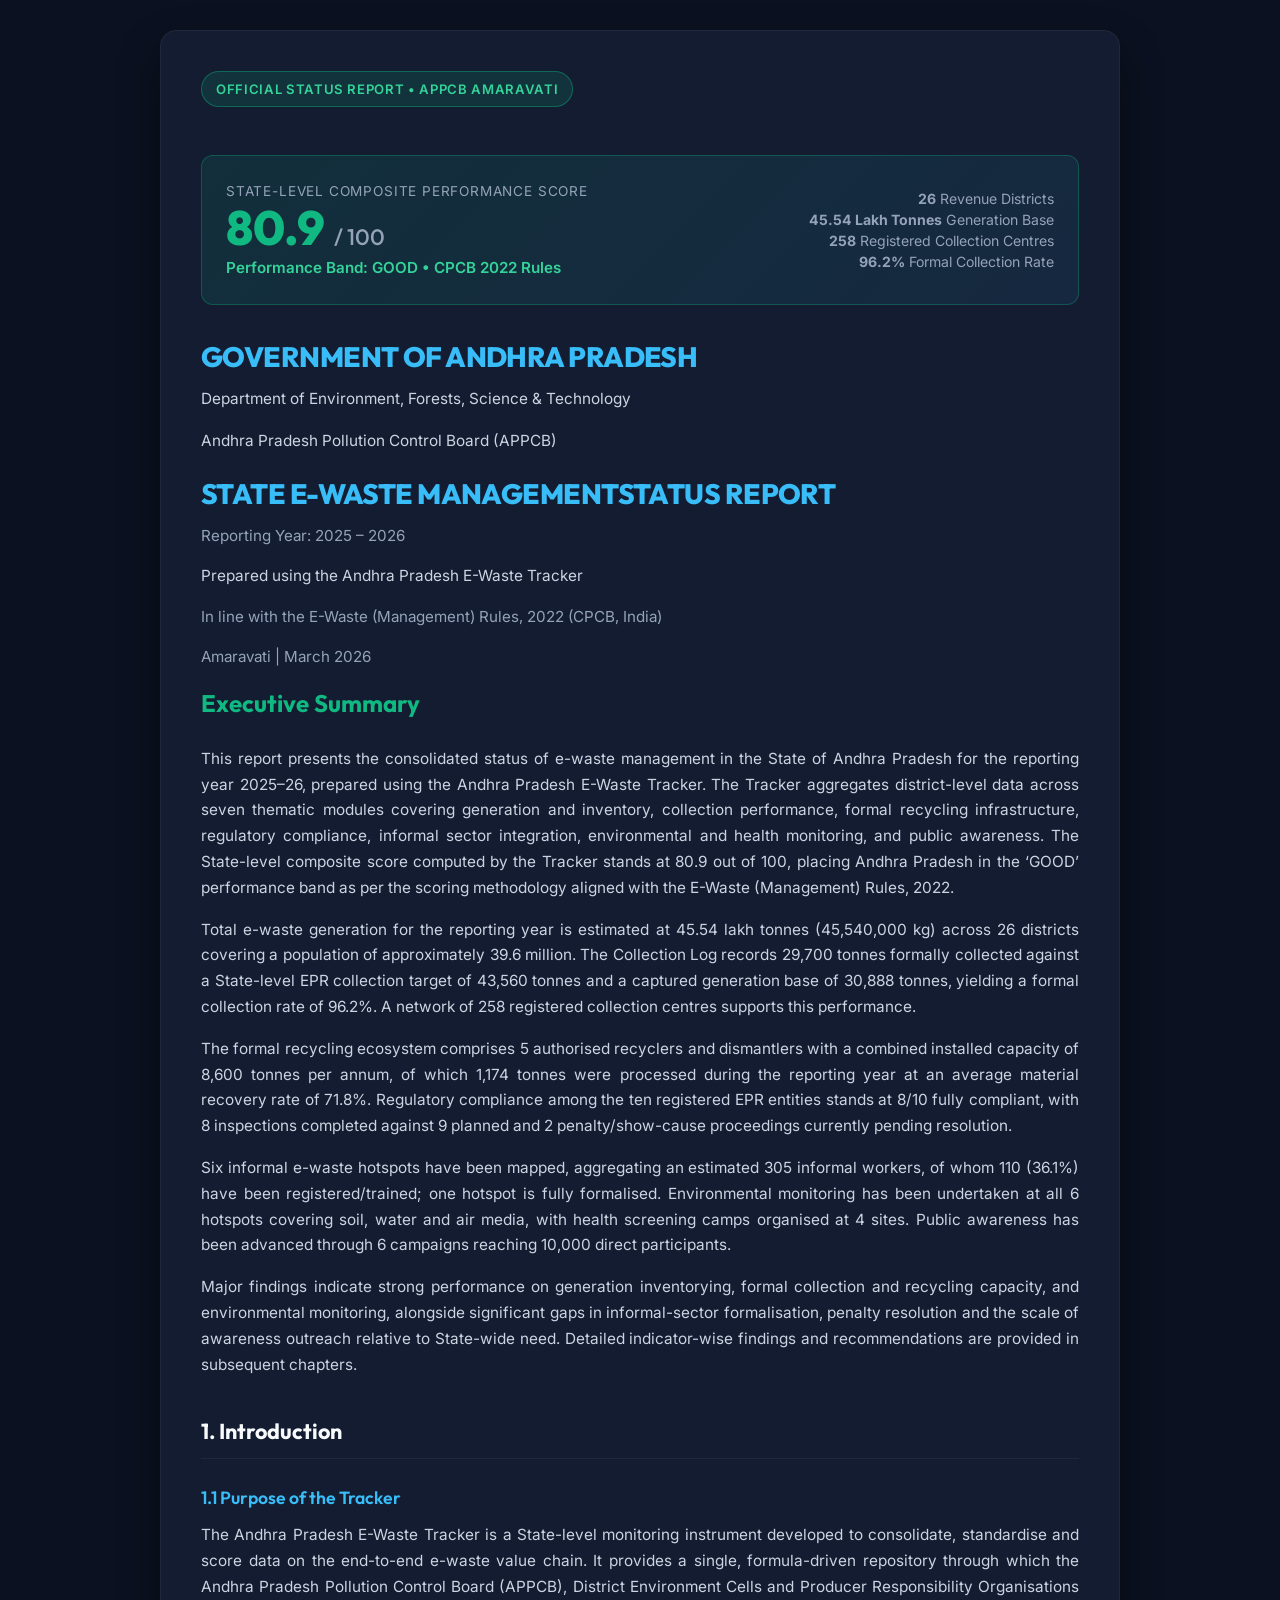
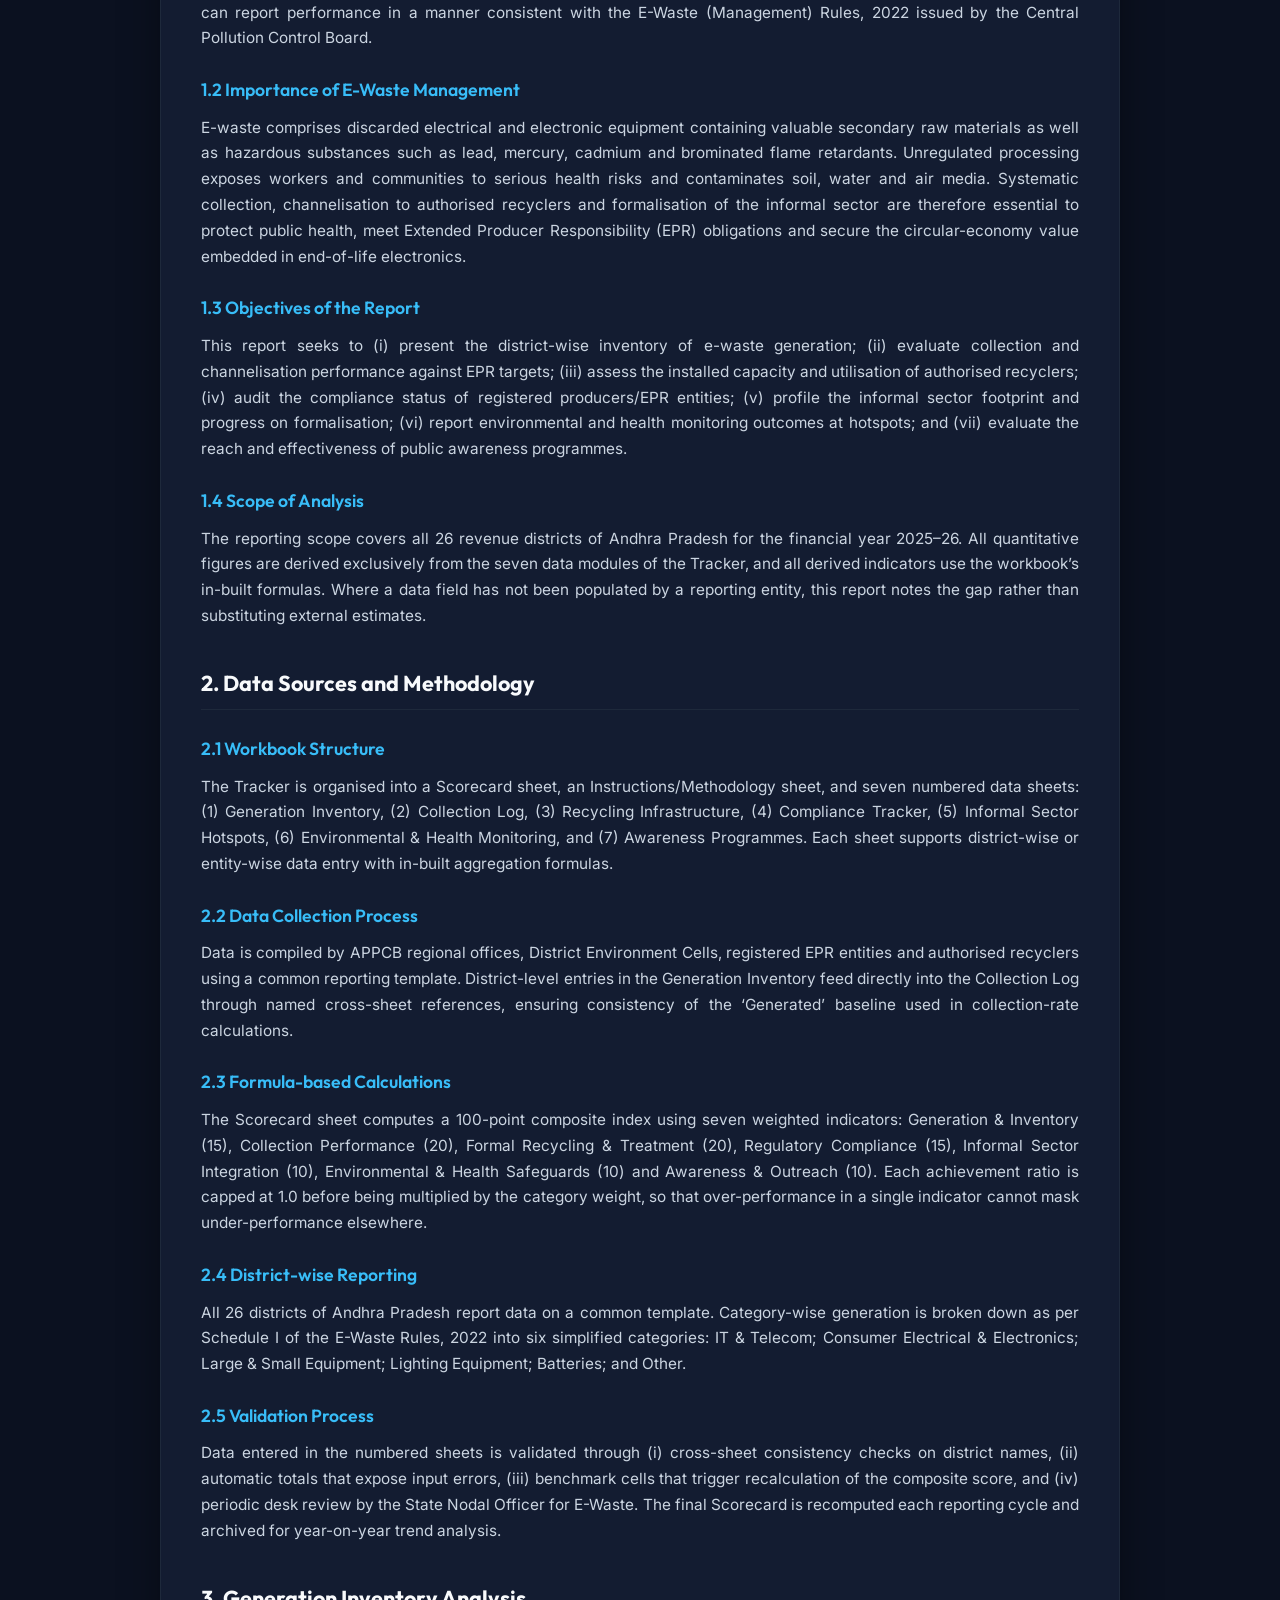
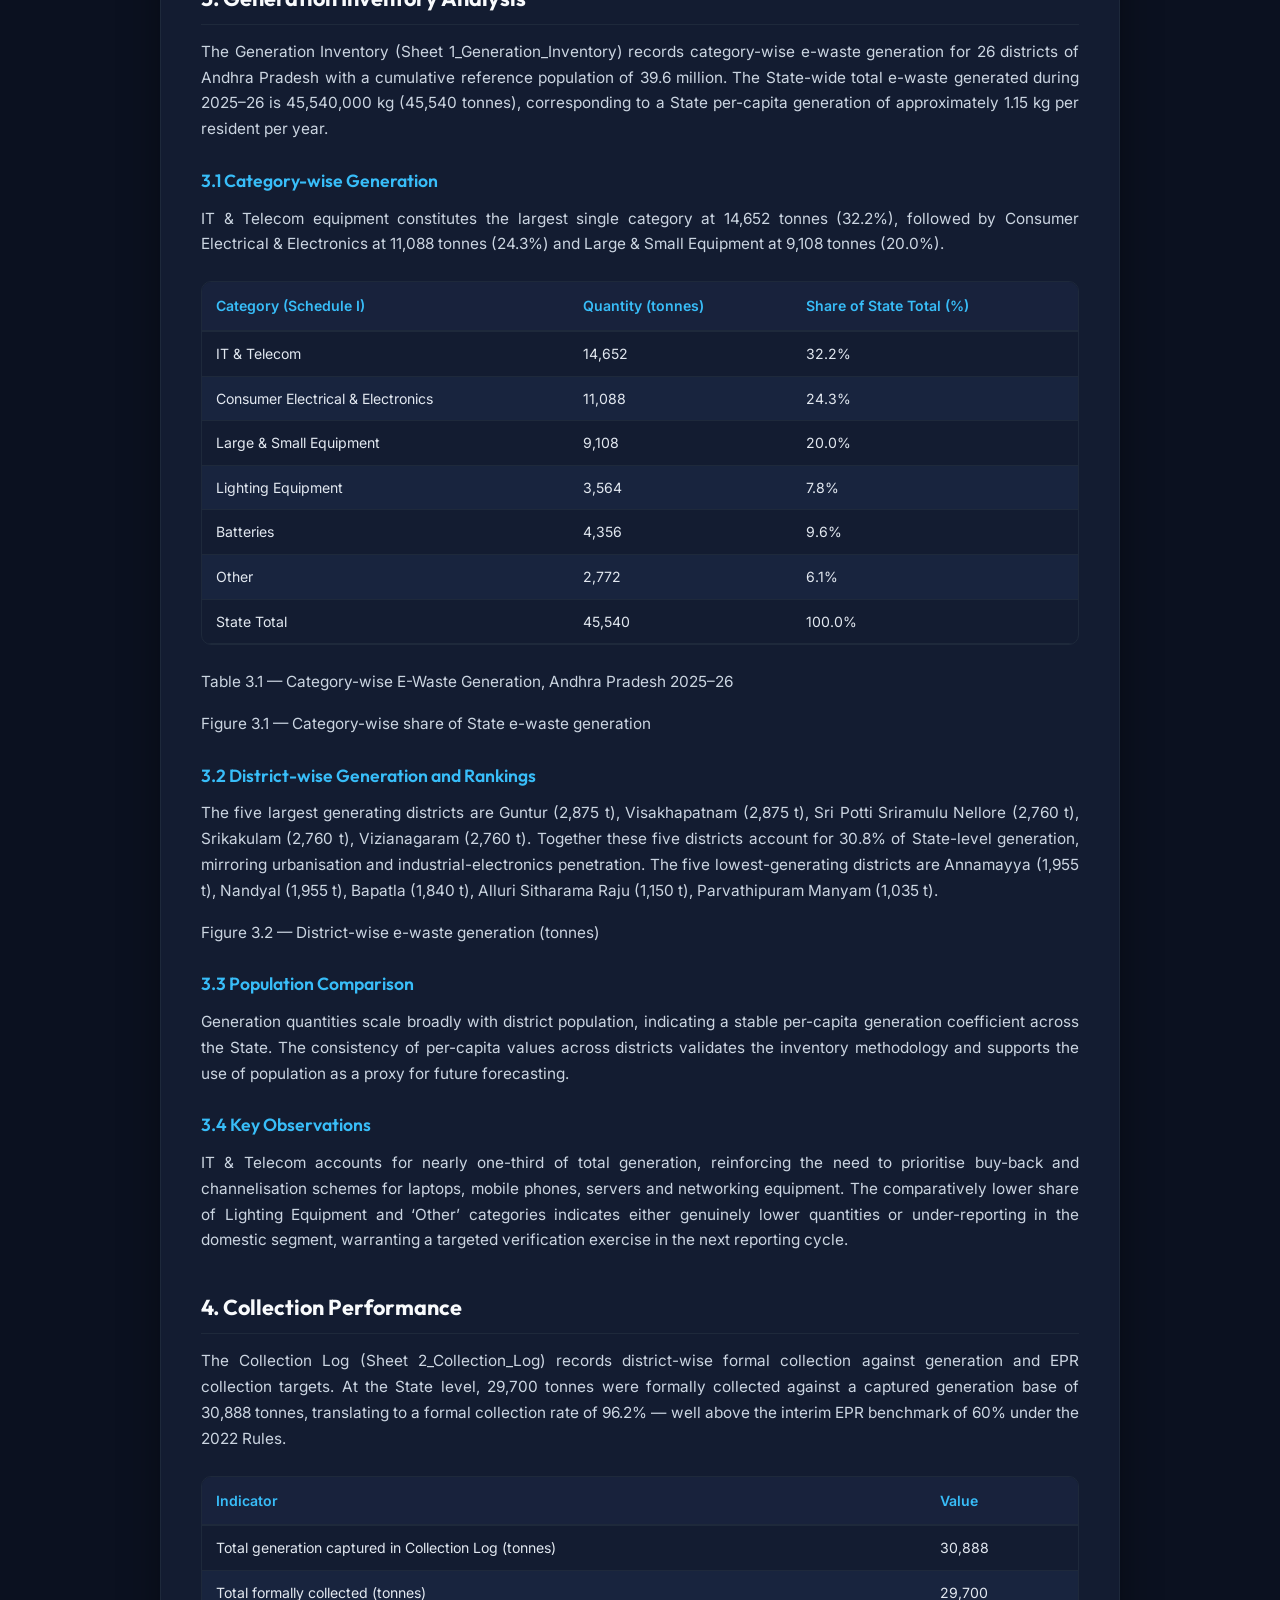
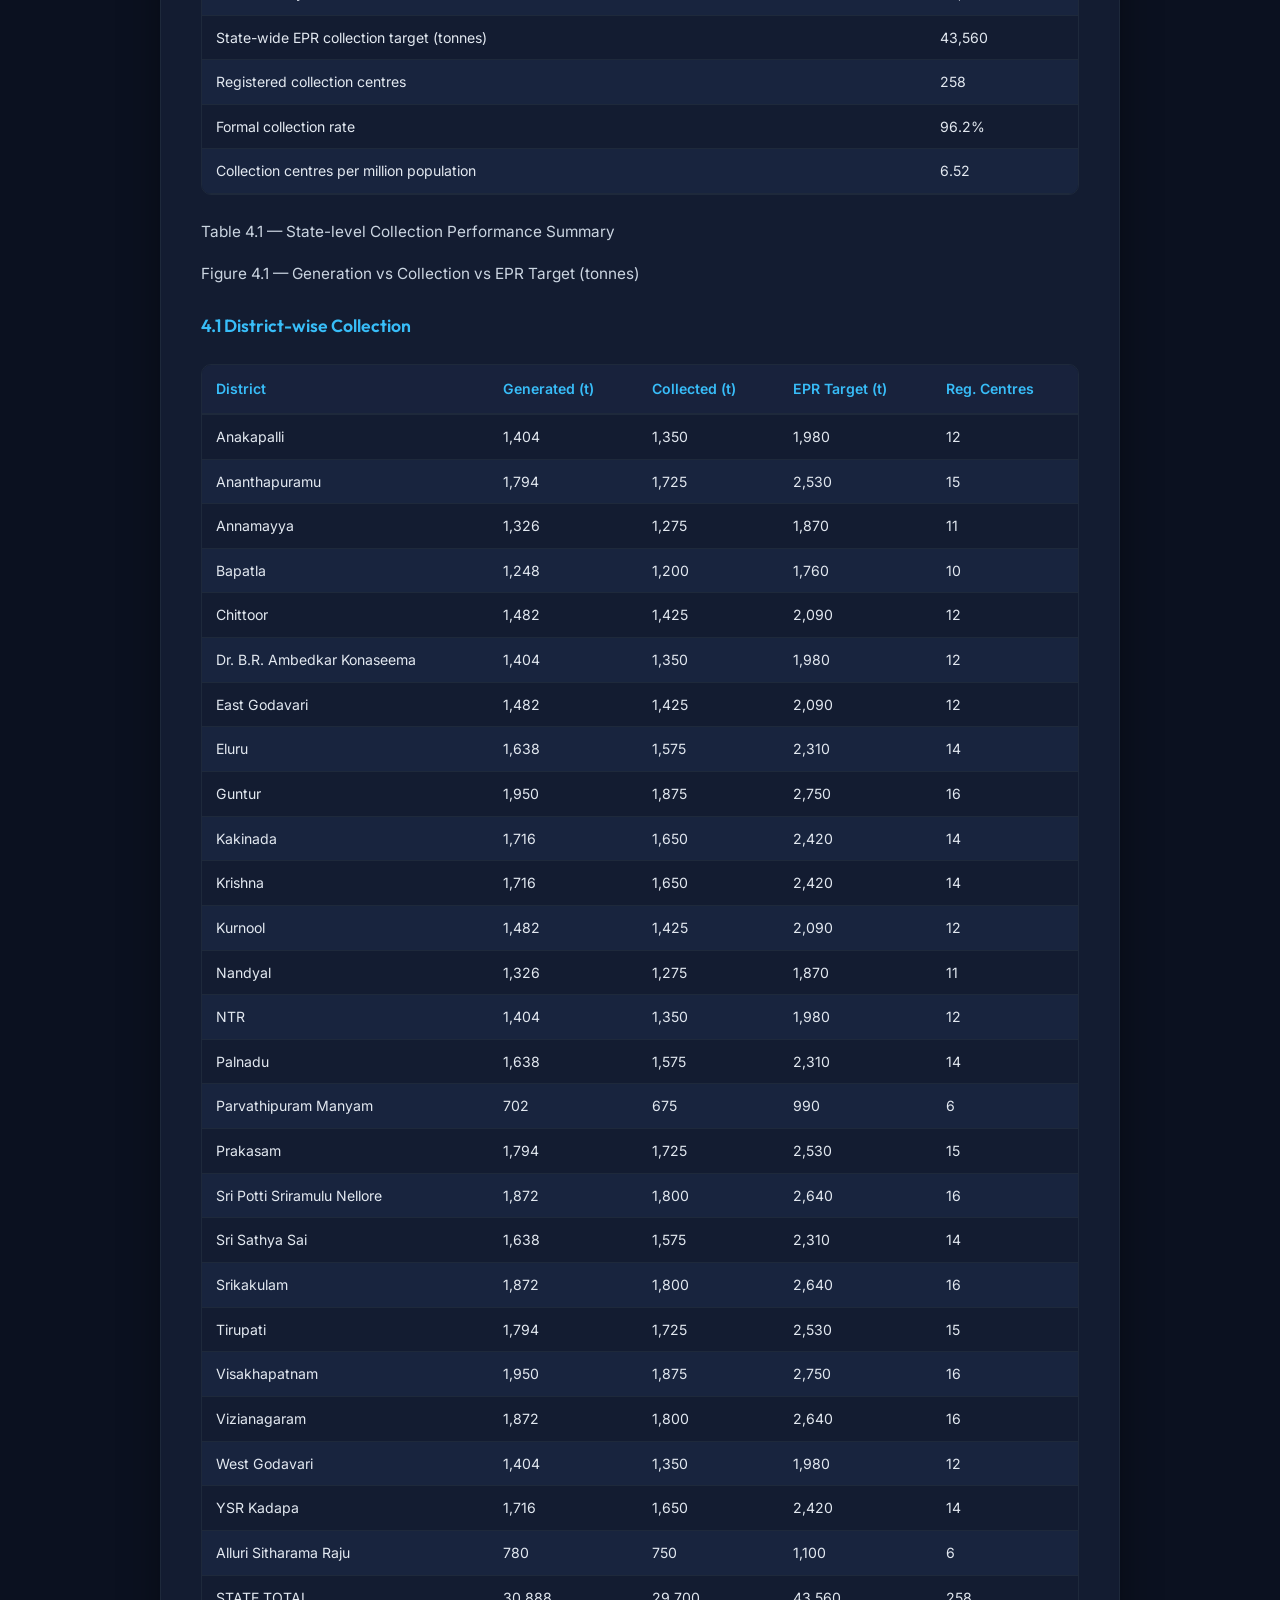
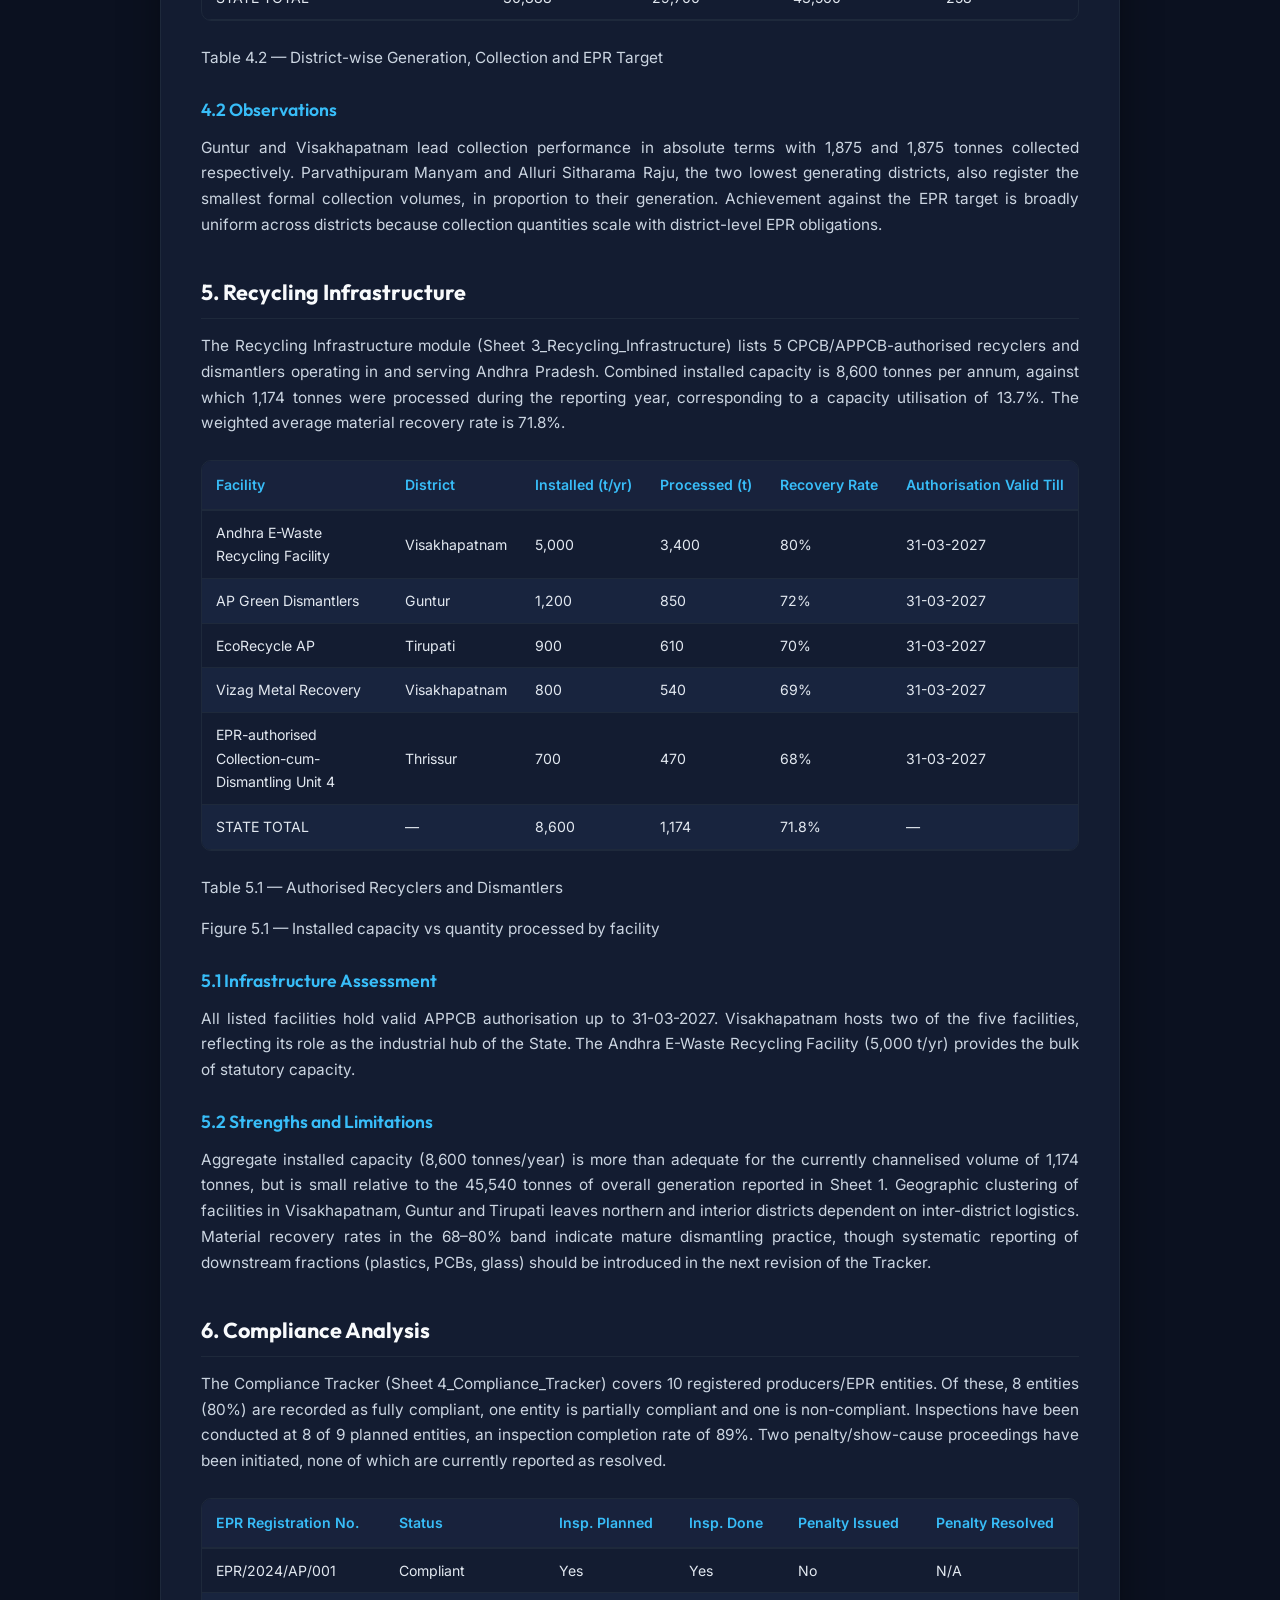
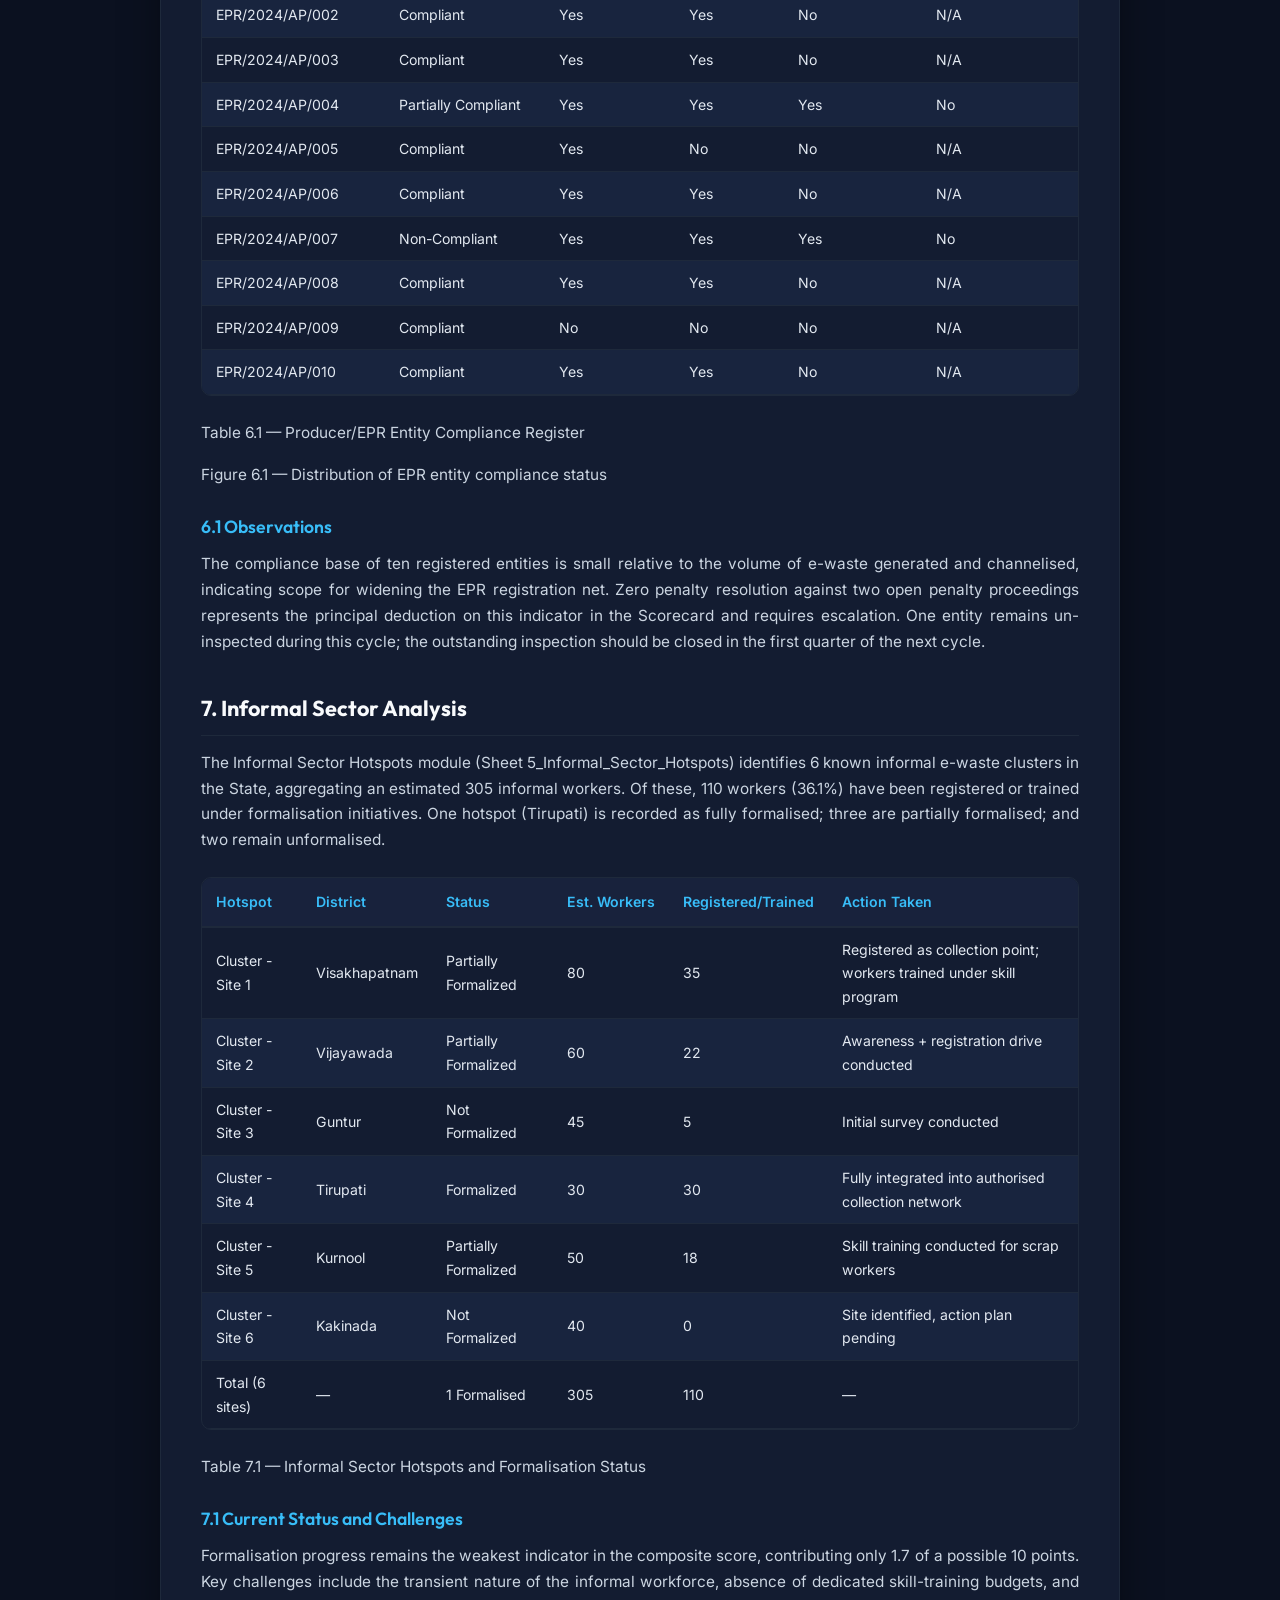
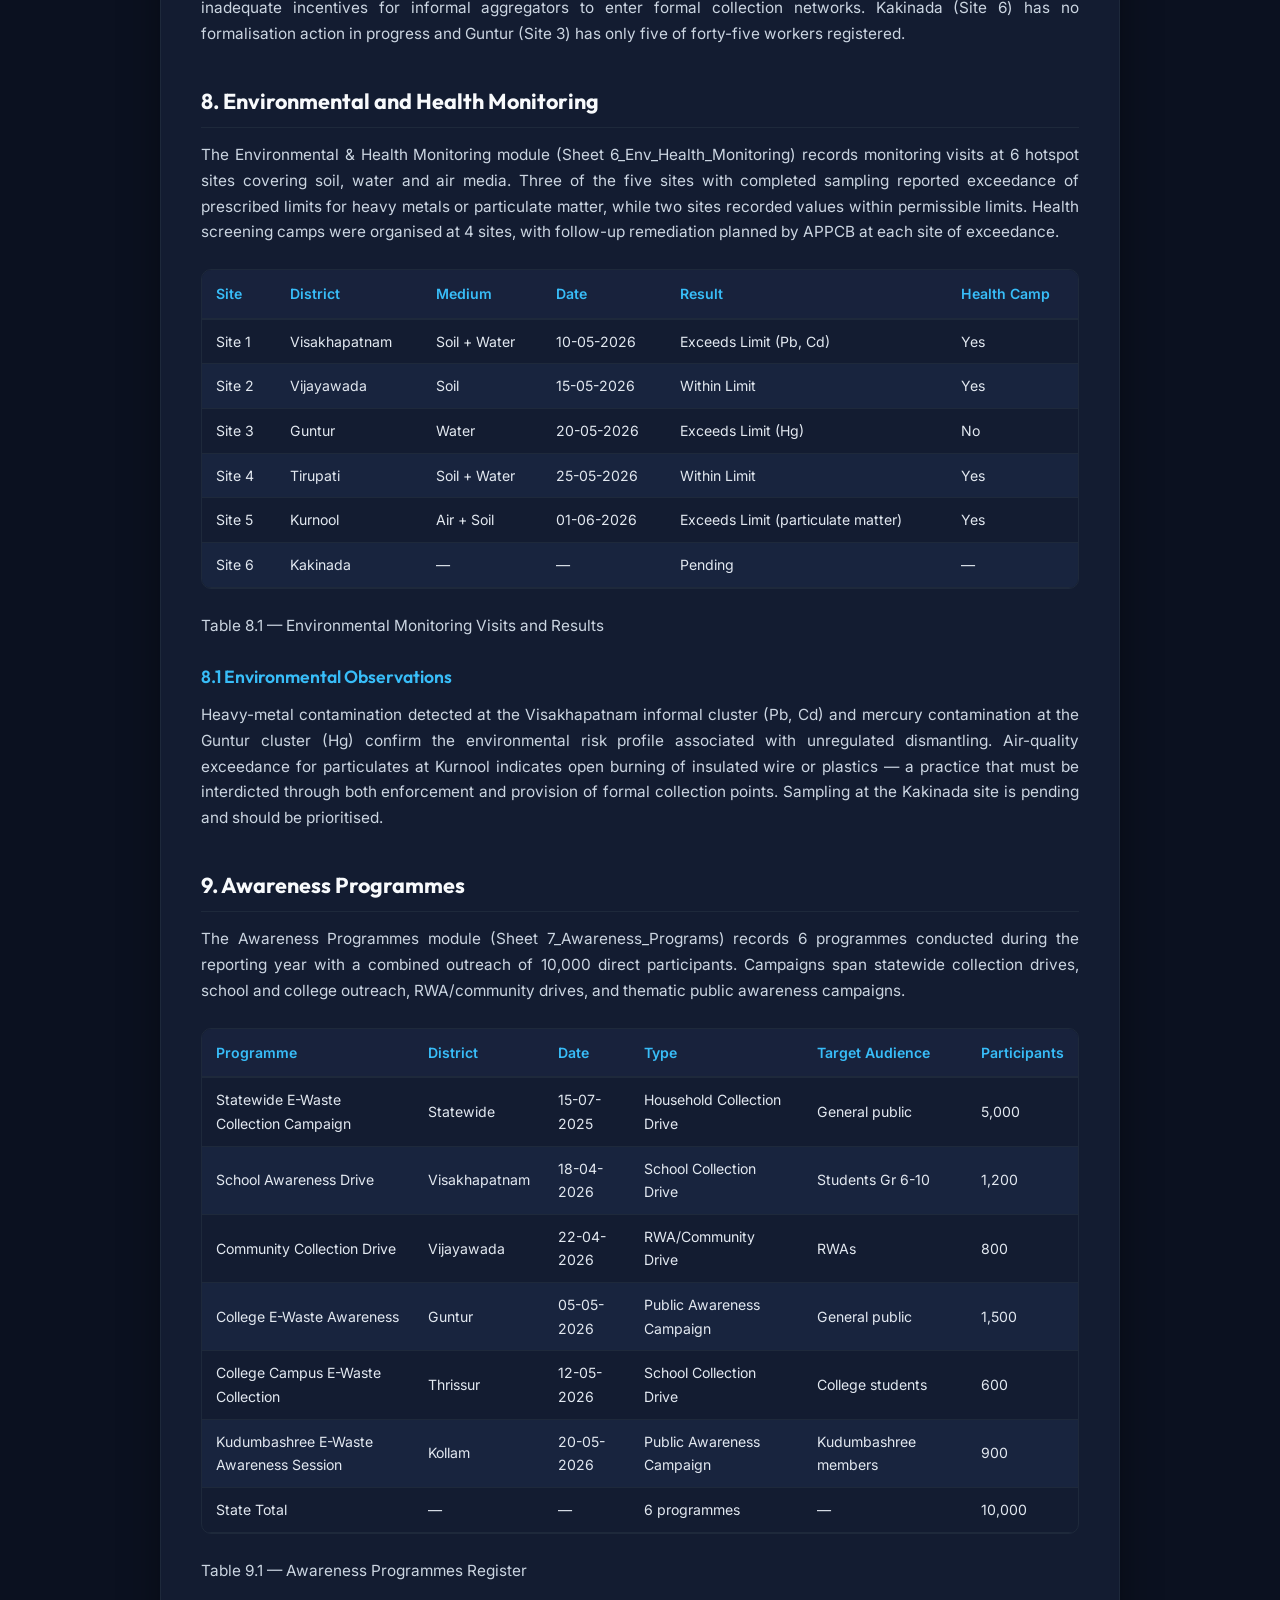
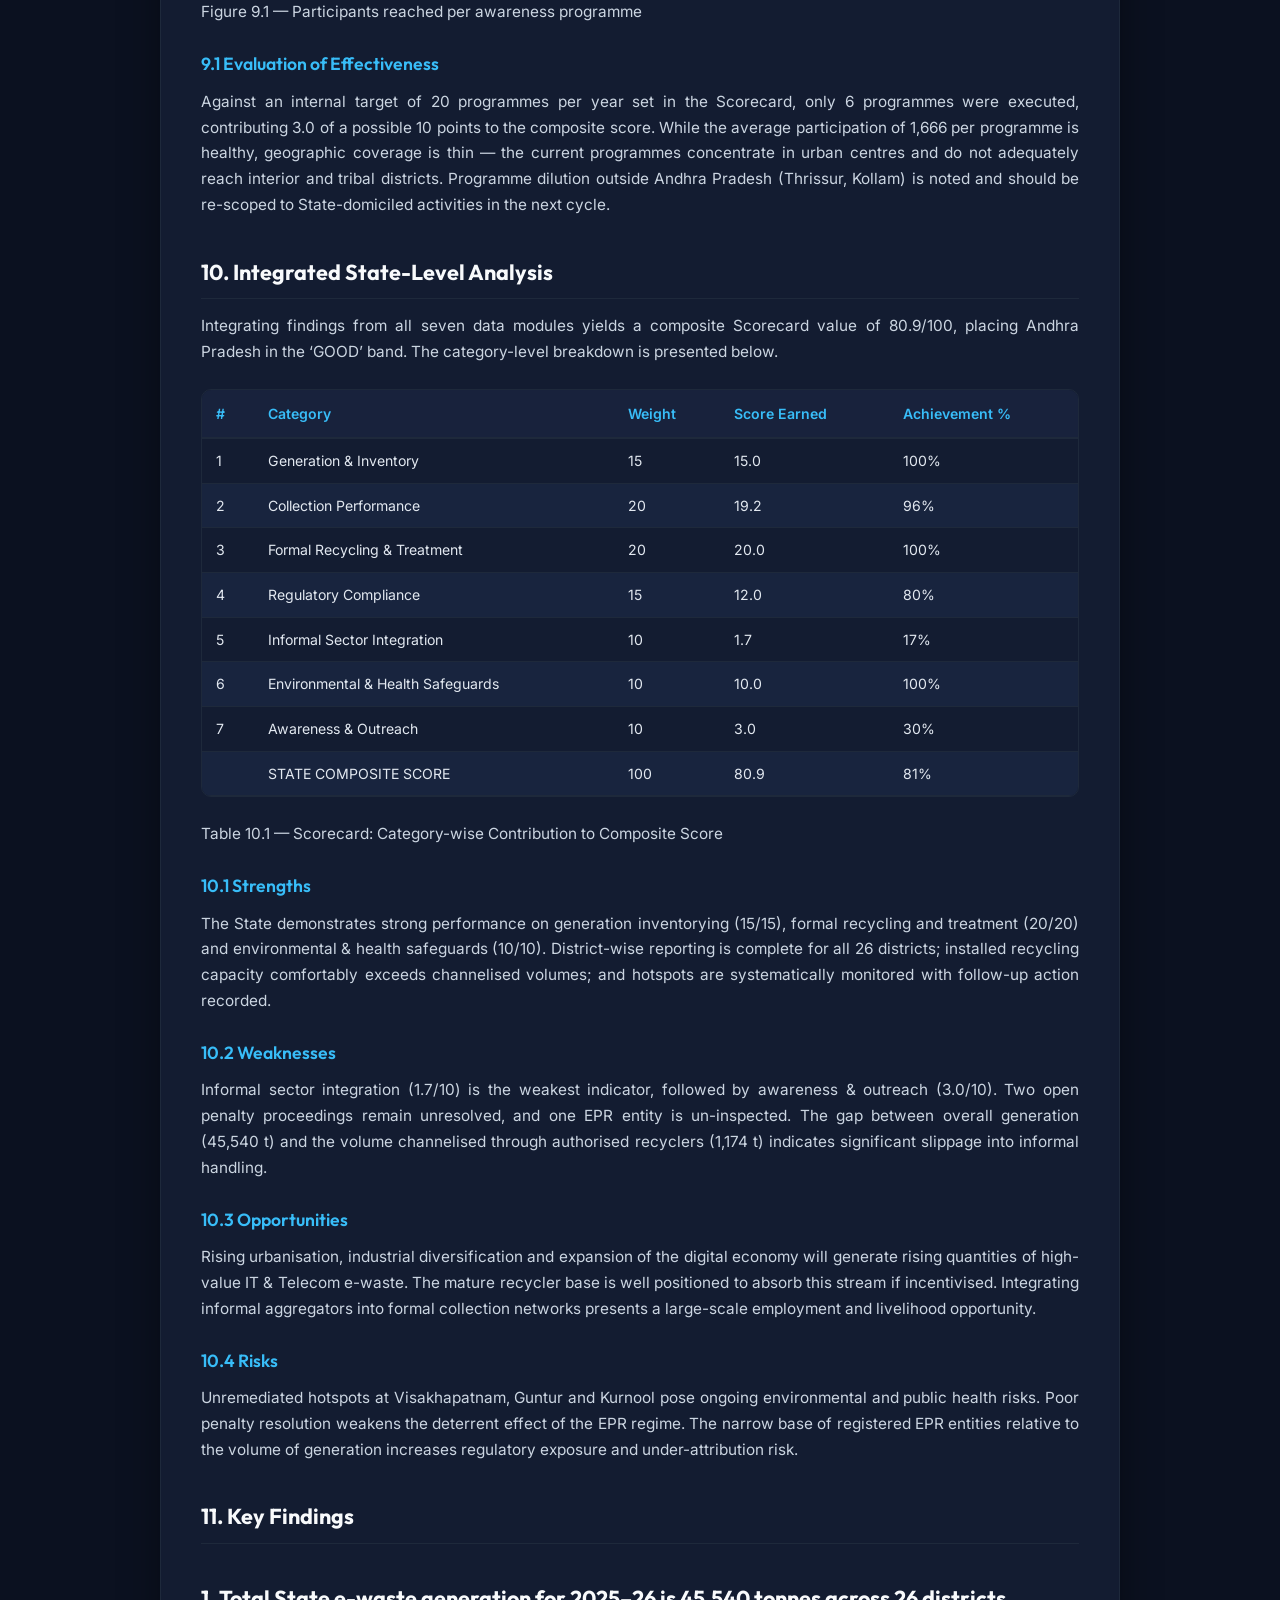
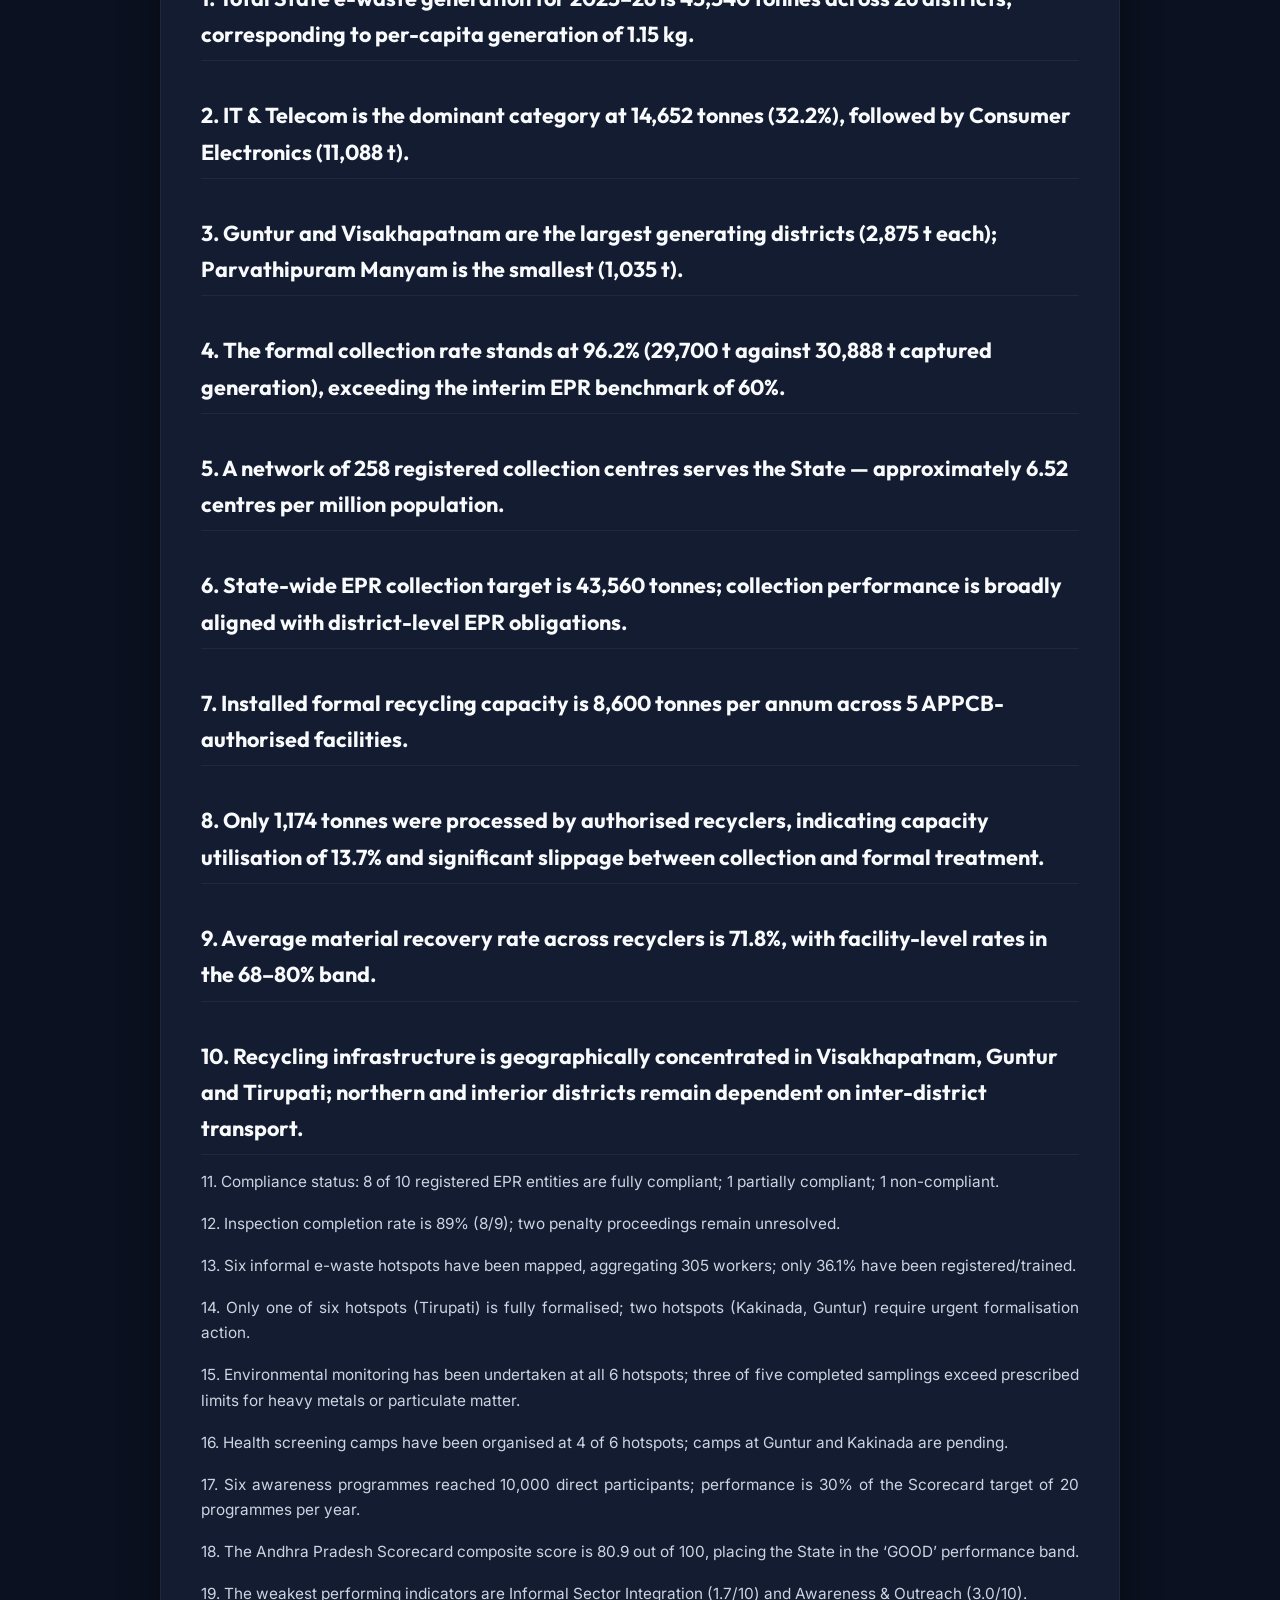
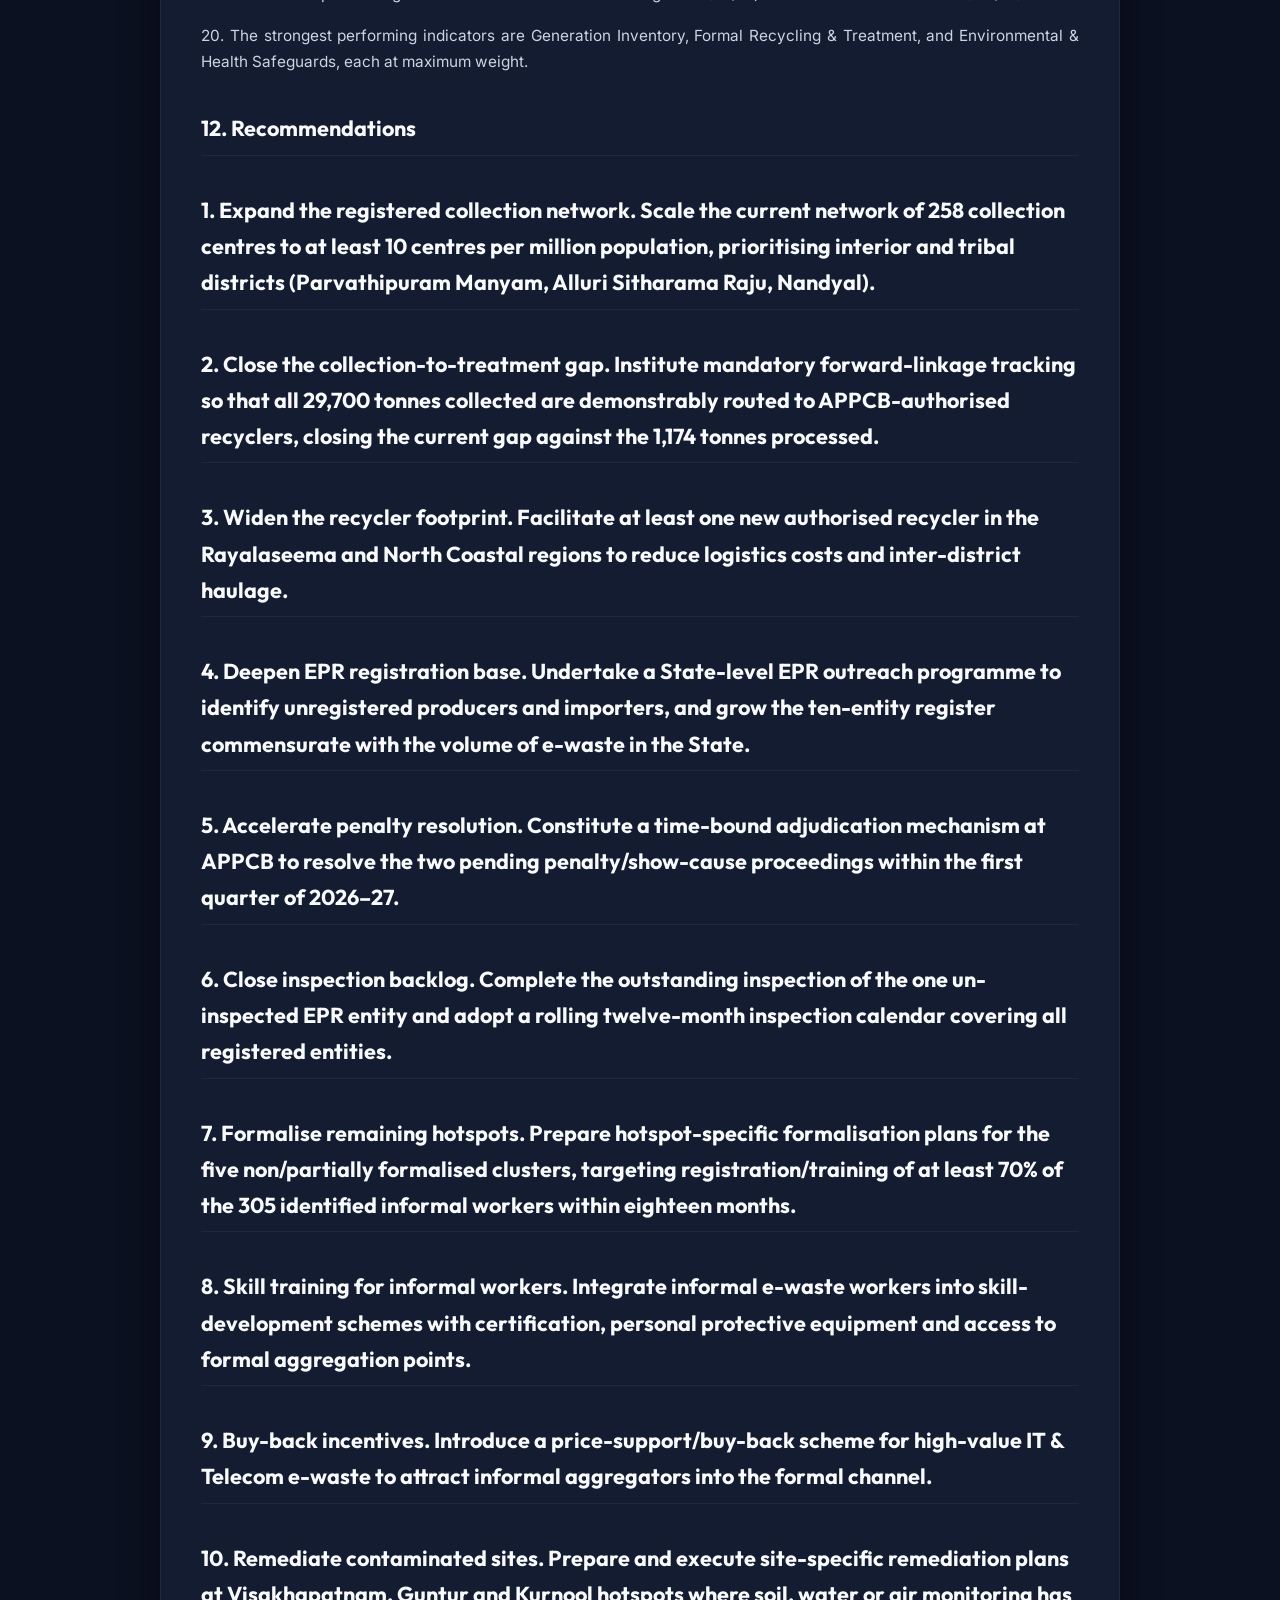
<file: files/AP_State_EWaste_Management_Report_2025-26.html>
<!DOCTYPE html>
<html lang="en">
<head>
  <meta charset="UTF-8">
  <meta name="viewport" content="width=device-width, initial-scale=1.0">
  <title>AP State E-Waste Management Report 2025-26 — APPCB</title>
  <link rel="preconnect" href="https://fonts.googleapis.com">
  <link rel="preconnect" href="https://fonts.gstatic.com" crossorigin>
  <link href="https://fonts.googleapis.com/css2?family=Outfit:wght@400;500;600;700&family=Inter:wght@400;500;600&family=JetBrains+Mono:wght@400;500&display=swap" rel="stylesheet">
  <style>
    :root {
      --bg: #0b1120;
      --card-bg: #131c31;
      --border: #1e293b;
      --accent: #10b981;
      --accent-glow: rgba(16, 185, 129, 0.2);
      --text: #f1f5f9;
      --text-muted: #94a3b8;
      --table-stripe: #18243e;
      --table-hover: #1e2e4f;
    }
    * { box-sizing: border-box; margin: 0; padding: 0; }
    body {
      font-family: 'Inter', -apple-system, BlinkMacSystemFont, sans-serif;
      background: var(--bg);
      color: var(--text);
      line-height: 1.68;
      padding: 30px 20px 80px;
    }
    .container {
      max-width: 960px;
      margin: 0 auto;
      background: var(--card-bg);
      padding: 40px;
      border-radius: 16px;
      border: 1px solid var(--border);
      box-shadow: 0 20px 40px rgba(0,0,0,0.4);
    }
    .header-badge {
      display: inline-flex;
      align-items: center;
      gap: 8px;
      padding: 6px 14px;
      border-radius: 999px;
      background: rgba(16, 185, 129, 0.15);
      border: 1px solid rgba(16, 185, 129, 0.4);
      color: #34d399;
      font-size: 0.82rem;
      font-weight: 600;
      text-transform: uppercase;
      letter-spacing: 0.05em;
      margin-bottom: 20px;
    }
    .report-banner-title {
      font-family: 'Outfit', sans-serif;
      font-size: 1.75rem;
      font-weight: 800;
      color: #38bdf8;
      letter-spacing: -0.02em;
      margin-bottom: 6px;
    }
    .report-meta-lead {
      color: var(--text-muted);
      font-size: 0.95rem;
      margin-bottom: 14px;
    }
    .score-callout-card {
      background: linear-gradient(135deg, rgba(16, 185, 129, 0.12), rgba(56, 189, 248, 0.08));
      border: 1px solid rgba(16, 185, 129, 0.3);
      padding: 24px;
      border-radius: 12px;
      margin: 28px 0;
      display: flex;
      flex-wrap: wrap;
      align-items: center;
      justify-content: space-between;
      gap: 20px;
    }
    .score-num {
      font-family: 'Outfit', sans-serif;
      font-size: 3rem;
      font-weight: 800;
      color: #10b981;
      line-height: 1;
    }
    .score-label {
      font-size: 0.85rem;
      text-transform: uppercase;
      letter-spacing: 0.06em;
      color: var(--text-muted);
    }
    .report-h2 {
      font-family: 'Outfit', sans-serif;
      font-size: 1.35rem;
      font-weight: 700;
      color: #f8fafc;
      margin: 36px 0 14px;
      padding-bottom: 8px;
      border-bottom: 1px solid var(--border);
    }
    .banner-h2 {
      color: #10b981;
      border-bottom: none;
      margin-top: 10px;
      font-size: 1.5rem;
    }
    .report-h3 {
      font-family: 'Outfit', sans-serif;
      font-size: 1.1rem;
      font-weight: 600;
      color: #38bdf8;
      margin: 24px 0 10px;
    }
    .report-p {
      margin-bottom: 16px;
      color: #cbd5e1;
      font-size: 0.96rem;
      text-align: justify;
    }
    .table-responsive {
      overflow-x: auto;
      margin: 24px 0;
      border-radius: 10px;
      border: 1px solid var(--border);
    }
    .report-table {
      width: 100%;
      border-collapse: collapse;
      font-size: 0.88rem;
    }
    .report-table th {
      background: #18223c;
      color: #38bdf8;
      font-weight: 600;
      padding: 12px 14px;
      text-align: left;
      border-bottom: 2px solid var(--border);
      white-space: nowrap;
    }
    .report-table td {
      padding: 10px 14px;
      border-bottom: 1px solid var(--border);
      color: #e2e8f0;
    }
    .report-table tbody tr:nth-child(even) {
      background: var(--table-stripe);
    }
    .report-table tbody tr:hover {
      background: var(--table-hover);
    }
  </style>
</head>
<body>
  <div class="container">
    <div class="header-badge">
      <span>Official Status Report • APPCB Amaravati</span>
    </div>
    
    <div class="score-callout-card">
      <div>
        <div class="score-label">State-Level Composite Performance Score</div>
        <div class="score-num">80.9 <span style="font-size: 1.4rem; color: #94a3b8; font-weight: 500;">/ 100</span></div>
        <p style="margin-top: 4px; color: #34d399; font-weight: 600; font-size: 0.95rem;">Performance Band: GOOD • CPCB 2022 Rules</p>
      </div>
      <div style="text-align: right; font-size: 0.88rem; color: var(--text-muted); line-height: 1.5;">
        <div><strong>26</strong> Revenue Districts</div>
        <div><strong>45.54 Lakh Tonnes</strong> Generation Base</div>
        <div><strong>258</strong> Registered Collection Centres</div>
        <div><strong>96.2%</strong> Formal Collection Rate</div>
      </div>
    </div>

    <div class="report-banner-title">GOVERNMENT OF ANDHRA PRADESH</div><p class="report-p">Department of Environment, Forests, Science &amp; Technology</p><p class="report-p">Andhra Pradesh Pollution Control Board (APPCB)</p><div class="report-banner-title">STATE E-WASTE MANAGEMENTSTATUS REPORT</div><p class="report-meta-lead">Reporting Year: 2025 – 2026</p><p class="report-p">Prepared using the Andhra Pradesh E-Waste Tracker</p><p class="report-meta-lead">In line with the E-Waste (Management) Rules, 2022 (CPCB, India)</p><p class="report-meta-lead">Amaravati  |  March 2026</p><h2 class="report-h2 banner-h2">Executive Summary</h2><p class="report-p">This report presents the consolidated status of e-waste management in the State of Andhra Pradesh for the reporting year 2025–26, prepared using the Andhra Pradesh E-Waste Tracker. The Tracker aggregates district-level data across seven thematic modules covering generation and inventory, collection performance, formal recycling infrastructure, regulatory compliance, informal sector integration, environmental and health monitoring, and public awareness. The State-level composite score computed by the Tracker stands at 80.9 out of 100, placing Andhra Pradesh in the ‘GOOD’ performance band as per the scoring methodology aligned with the E-Waste (Management) Rules, 2022.</p><p class="report-p">Total e-waste generation for the reporting year is estimated at 45.54 lakh tonnes (45,540,000 kg) across 26 districts covering a population of approximately 39.6 million. The Collection Log records 29,700 tonnes formally collected against a State-level EPR collection target of 43,560 tonnes and a captured generation base of 30,888 tonnes, yielding a formal collection rate of 96.2%. A network of 258 registered collection centres supports this performance.</p><p class="report-p">The formal recycling ecosystem comprises 5 authorised recyclers and dismantlers with a combined installed capacity of 8,600 tonnes per annum, of which 1,174 tonnes were processed during the reporting year at an average material recovery rate of 71.8%. Regulatory compliance among the ten registered EPR entities stands at 8/10 fully compliant, with 8 inspections completed against 9 planned and 2 penalty/show-cause proceedings currently pending resolution.</p><p class="report-p">Six informal e-waste hotspots have been mapped, aggregating an estimated 305 informal workers, of whom 110 (36.1%) have been registered/trained; one hotspot is fully formalised. Environmental monitoring has been undertaken at all 6 hotspots covering soil, water and air media, with health screening camps organised at 4 sites. Public awareness has been advanced through 6 campaigns reaching 10,000 direct participants.</p><p class="report-p">Major findings indicate strong performance on generation inventorying, formal collection and recycling capacity, and environmental monitoring, alongside significant gaps in informal-sector formalisation, penalty resolution and the scale of awareness outreach relative to State-wide need. Detailed indicator-wise findings and recommendations are provided in subsequent chapters.</p><h2 class="report-h2">1. Introduction</h2><h3 class="report-h3">1.1 Purpose of the Tracker</h3><p class="report-p">The Andhra Pradesh E-Waste Tracker is a State-level monitoring instrument developed to consolidate, standardise and score data on the end-to-end e-waste value chain. It provides a single, formula-driven repository through which the Andhra Pradesh Pollution Control Board (APPCB), District Environment Cells and Producer Responsibility Organisations can report performance in a manner consistent with the E-Waste (Management) Rules, 2022 issued by the Central Pollution Control Board.</p><h3 class="report-h3">1.2 Importance of E-Waste Management</h3><p class="report-p">E-waste comprises discarded electrical and electronic equipment containing valuable secondary raw materials as well as hazardous substances such as lead, mercury, cadmium and brominated flame retardants. Unregulated processing exposes workers and communities to serious health risks and contaminates soil, water and air media. Systematic collection, channelisation to authorised recyclers and formalisation of the informal sector are therefore essential to protect public health, meet Extended Producer Responsibility (EPR) obligations and secure the circular-economy value embedded in end-of-life electronics.</p><h3 class="report-h3">1.3 Objectives of the Report</h3><p class="report-p">This report seeks to (i) present the district-wise inventory of e-waste generation; (ii) evaluate collection and channelisation performance against EPR targets; (iii) assess the installed capacity and utilisation of authorised recyclers; (iv) audit the compliance status of registered producers/EPR entities; (v) profile the informal sector footprint and progress on formalisation; (vi) report environmental and health monitoring outcomes at hotspots; and (vii) evaluate the reach and effectiveness of public awareness programmes.</p><h3 class="report-h3">1.4 Scope of Analysis</h3><p class="report-p">The reporting scope covers all 26 revenue districts of Andhra Pradesh for the financial year 2025–26. All quantitative figures are derived exclusively from the seven data modules of the Tracker, and all derived indicators use the workbook’s in-built formulas. Where a data field has not been populated by a reporting entity, this report notes the gap rather than substituting external estimates.</p><h2 class="report-h2">2. Data Sources and Methodology</h2><h3 class="report-h3">2.1 Workbook Structure</h3><p class="report-p">The Tracker is organised into a Scorecard sheet, an Instructions/Methodology sheet, and seven numbered data sheets: (1) Generation Inventory, (2) Collection Log, (3) Recycling Infrastructure, (4) Compliance Tracker, (5) Informal Sector Hotspots, (6) Environmental &amp; Health Monitoring, and (7) Awareness Programmes. Each sheet supports district-wise or entity-wise data entry with in-built aggregation formulas.</p><h3 class="report-h3">2.2 Data Collection Process</h3><p class="report-p">Data is compiled by APPCB regional offices, District Environment Cells, registered EPR entities and authorised recyclers using a common reporting template. District-level entries in the Generation Inventory feed directly into the Collection Log through named cross-sheet references, ensuring consistency of the ‘Generated’ baseline used in collection-rate calculations.</p><h3 class="report-h3">2.3 Formula-based Calculations</h3><p class="report-p">The Scorecard sheet computes a 100-point composite index using seven weighted indicators: Generation &amp; Inventory (15), Collection Performance (20), Formal Recycling &amp; Treatment (20), Regulatory Compliance (15), Informal Sector Integration (10), Environmental &amp; Health Safeguards (10) and Awareness &amp; Outreach (10). Each achievement ratio is capped at 1.0 before being multiplied by the category weight, so that over-performance in a single indicator cannot mask under-performance elsewhere.</p><h3 class="report-h3">2.4 District-wise Reporting</h3><p class="report-p">All 26 districts of Andhra Pradesh report data on a common template. Category-wise generation is broken down as per Schedule I of the E-Waste Rules, 2022 into six simplified categories: IT &amp; Telecom; Consumer Electrical &amp; Electronics; Large &amp; Small Equipment; Lighting Equipment; Batteries; and Other.</p><h3 class="report-h3">2.5 Validation Process</h3><p class="report-p">Data entered in the numbered sheets is validated through (i) cross-sheet consistency checks on district names, (ii) automatic totals that expose input errors, (iii) benchmark cells that trigger recalculation of the composite score, and (iv) periodic desk review by the State Nodal Officer for E-Waste. The final Scorecard is recomputed each reporting cycle and archived for year-on-year trend analysis.</p><h2 class="report-h2">3. Generation Inventory Analysis</h2><p class="report-p">The Generation Inventory (Sheet 1_Generation_Inventory) records category-wise e-waste generation for 26 districts of Andhra Pradesh with a cumulative reference population of 39.6 million. The State-wide total e-waste generated during 2025–26 is 45,540,000 kg (45,540 tonnes), corresponding to a State per-capita generation of approximately 1.15 kg per resident per year.</p><h3 class="report-h3">3.1 Category-wise Generation</h3><p class="report-p">IT &amp; Telecom equipment constitutes the largest single category at 14,652 tonnes (32.2%), followed by Consumer Electrical &amp; Electronics at 11,088 tonnes (24.3%) and Large &amp; Small Equipment at 9,108 tonnes (20.0%).</p><div class="table-responsive"><table class="report-table"><thead><tr><th>Category (Schedule I)</th><th>Quantity (tonnes)</th><th>Share of State Total (%)</th></tr></thead><tbody><tr><td>IT &amp; Telecom</td><td>14,652</td><td>32.2%</td></tr><tr><td>Consumer Electrical &amp; Electronics</td><td>11,088</td><td>24.3%</td></tr><tr><td>Large &amp; Small Equipment</td><td>9,108</td><td>20.0%</td></tr><tr><td>Lighting Equipment</td><td>3,564</td><td>7.8%</td></tr><tr><td>Batteries</td><td>4,356</td><td>9.6%</td></tr><tr><td>Other</td><td>2,772</td><td>6.1%</td></tr><tr><td>State Total</td><td>45,540</td><td>100.0%</td></tr></tbody></table></div><p class="report-p">Table 3.1 — Category-wise E-Waste Generation, Andhra Pradesh 2025–26</p><p class="report-p">Figure 3.1 — Category-wise share of State e-waste generation</p><h3 class="report-h3">3.2 District-wise Generation and Rankings</h3><p class="report-p">The five largest generating districts are Guntur (2,875 t), Visakhapatnam (2,875 t), Sri Potti Sriramulu Nellore (2,760 t), Srikakulam (2,760 t), Vizianagaram (2,760 t). Together these five districts account for 30.8% of State-level generation, mirroring urbanisation and industrial-electronics penetration. The five lowest-generating districts are Annamayya (1,955 t), Nandyal (1,955 t), Bapatla (1,840 t), Alluri Sitharama Raju (1,150 t), Parvathipuram Manyam (1,035 t).</p><p class="report-p">Figure 3.2 — District-wise e-waste generation (tonnes)</p><h3 class="report-h3">3.3 Population Comparison</h3><p class="report-p">Generation quantities scale broadly with district population, indicating a stable per-capita generation coefficient across the State. The consistency of per-capita values across districts validates the inventory methodology and supports the use of population as a proxy for future forecasting.</p><h3 class="report-h3">3.4 Key Observations</h3><p class="report-p">IT &amp; Telecom accounts for nearly one-third of total generation, reinforcing the need to prioritise buy-back and channelisation schemes for laptops, mobile phones, servers and networking equipment. The comparatively lower share of Lighting Equipment and ‘Other’ categories indicates either genuinely lower quantities or under-reporting in the domestic segment, warranting a targeted verification exercise in the next reporting cycle.</p><h2 class="report-h2">4. Collection Performance</h2><p class="report-p">The Collection Log (Sheet 2_Collection_Log) records district-wise formal collection against generation and EPR collection targets. At the State level, 29,700 tonnes were formally collected against a captured generation base of 30,888 tonnes, translating to a formal collection rate of 96.2% — well above the interim EPR benchmark of 60% under the 2022 Rules.</p><div class="table-responsive"><table class="report-table"><thead><tr><th>Indicator</th><th>Value</th></tr></thead><tbody><tr><td>Total generation captured in Collection Log (tonnes)</td><td>30,888</td></tr><tr><td>Total formally collected (tonnes)</td><td>29,700</td></tr><tr><td>State-wide EPR collection target (tonnes)</td><td>43,560</td></tr><tr><td>Registered collection centres</td><td>258</td></tr><tr><td>Formal collection rate</td><td>96.2%</td></tr><tr><td>Collection centres per million population</td><td>6.52</td></tr></tbody></table></div><p class="report-p">Table 4.1 — State-level Collection Performance Summary</p><p class="report-p">Figure 4.1 — Generation vs Collection vs EPR Target (tonnes)</p><h3 class="report-h3">4.1 District-wise Collection</h3><div class="table-responsive"><table class="report-table"><thead><tr><th>District</th><th>Generated (t)</th><th>Collected (t)</th><th>EPR Target (t)</th><th>Reg. Centres</th></tr></thead><tbody><tr><td>Anakapalli</td><td>1,404</td><td>1,350</td><td>1,980</td><td>12</td></tr><tr><td>Ananthapuramu</td><td>1,794</td><td>1,725</td><td>2,530</td><td>15</td></tr><tr><td>Annamayya</td><td>1,326</td><td>1,275</td><td>1,870</td><td>11</td></tr><tr><td>Bapatla</td><td>1,248</td><td>1,200</td><td>1,760</td><td>10</td></tr><tr><td>Chittoor</td><td>1,482</td><td>1,425</td><td>2,090</td><td>12</td></tr><tr><td>Dr. B.R. Ambedkar Konaseema</td><td>1,404</td><td>1,350</td><td>1,980</td><td>12</td></tr><tr><td>East Godavari</td><td>1,482</td><td>1,425</td><td>2,090</td><td>12</td></tr><tr><td>Eluru</td><td>1,638</td><td>1,575</td><td>2,310</td><td>14</td></tr><tr><td>Guntur</td><td>1,950</td><td>1,875</td><td>2,750</td><td>16</td></tr><tr><td>Kakinada</td><td>1,716</td><td>1,650</td><td>2,420</td><td>14</td></tr><tr><td>Krishna</td><td>1,716</td><td>1,650</td><td>2,420</td><td>14</td></tr><tr><td>Kurnool</td><td>1,482</td><td>1,425</td><td>2,090</td><td>12</td></tr><tr><td>Nandyal</td><td>1,326</td><td>1,275</td><td>1,870</td><td>11</td></tr><tr><td>NTR</td><td>1,404</td><td>1,350</td><td>1,980</td><td>12</td></tr><tr><td>Palnadu</td><td>1,638</td><td>1,575</td><td>2,310</td><td>14</td></tr><tr><td>Parvathipuram Manyam</td><td>702</td><td>675</td><td>990</td><td>6</td></tr><tr><td>Prakasam</td><td>1,794</td><td>1,725</td><td>2,530</td><td>15</td></tr><tr><td>Sri Potti Sriramulu Nellore</td><td>1,872</td><td>1,800</td><td>2,640</td><td>16</td></tr><tr><td>Sri Sathya Sai</td><td>1,638</td><td>1,575</td><td>2,310</td><td>14</td></tr><tr><td>Srikakulam</td><td>1,872</td><td>1,800</td><td>2,640</td><td>16</td></tr><tr><td>Tirupati</td><td>1,794</td><td>1,725</td><td>2,530</td><td>15</td></tr><tr><td>Visakhapatnam</td><td>1,950</td><td>1,875</td><td>2,750</td><td>16</td></tr><tr><td>Vizianagaram</td><td>1,872</td><td>1,800</td><td>2,640</td><td>16</td></tr><tr><td>West Godavari</td><td>1,404</td><td>1,350</td><td>1,980</td><td>12</td></tr><tr><td>YSR Kadapa</td><td>1,716</td><td>1,650</td><td>2,420</td><td>14</td></tr><tr><td>Alluri Sitharama Raju</td><td>780</td><td>750</td><td>1,100</td><td>6</td></tr><tr><td>STATE TOTAL</td><td>30,888</td><td>29,700</td><td>43,560</td><td>258</td></tr></tbody></table></div><p class="report-p">Table 4.2 — District-wise Generation, Collection and EPR Target</p><h3 class="report-h3">4.2 Observations</h3><p class="report-p">Guntur and Visakhapatnam lead collection performance in absolute terms with 1,875 and 1,875 tonnes collected respectively. Parvathipuram Manyam and Alluri Sitharama Raju, the two lowest generating districts, also register the smallest formal collection volumes, in proportion to their generation. Achievement against the EPR target is broadly uniform across districts because collection quantities scale with district-level EPR obligations.</p><h2 class="report-h2">5. Recycling Infrastructure</h2><p class="report-p">The Recycling Infrastructure module (Sheet 3_Recycling_Infrastructure) lists 5 CPCB/APPCB-authorised recyclers and dismantlers operating in and serving Andhra Pradesh. Combined installed capacity is 8,600 tonnes per annum, against which 1,174 tonnes were processed during the reporting year, corresponding to a capacity utilisation of 13.7%. The weighted average material recovery rate is 71.8%.</p><div class="table-responsive"><table class="report-table"><thead><tr><th>Facility</th><th>District</th><th>Installed (t/yr)</th><th>Processed (t)</th><th>Recovery Rate</th><th>Authorisation Valid Till</th></tr></thead><tbody><tr><td>Andhra E-Waste Recycling Facility</td><td>Visakhapatnam</td><td>5,000</td><td>3,400</td><td>80%</td><td>31-03-2027</td></tr><tr><td>AP Green Dismantlers</td><td>Guntur</td><td>1,200</td><td>850</td><td>72%</td><td>31-03-2027</td></tr><tr><td>EcoRecycle AP</td><td>Tirupati</td><td>900</td><td>610</td><td>70%</td><td>31-03-2027</td></tr><tr><td>Vizag Metal Recovery</td><td>Visakhapatnam</td><td>800</td><td>540</td><td>69%</td><td>31-03-2027</td></tr><tr><td>EPR-authorised Collection-cum-Dismantling Unit 4</td><td>Thrissur</td><td>700</td><td>470</td><td>68%</td><td>31-03-2027</td></tr><tr><td>STATE TOTAL</td><td>—</td><td>8,600</td><td>1,174</td><td>71.8%</td><td>—</td></tr></tbody></table></div><p class="report-p">Table 5.1 — Authorised Recyclers and Dismantlers</p><p class="report-p">Figure 5.1 — Installed capacity vs quantity processed by facility</p><h3 class="report-h3">5.1 Infrastructure Assessment</h3><p class="report-p">All listed facilities hold valid APPCB authorisation up to 31-03-2027. Visakhapatnam hosts two of the five facilities, reflecting its role as the industrial hub of the State. The Andhra E-Waste Recycling Facility (5,000 t/yr) provides the bulk of statutory capacity.</p><h3 class="report-h3">5.2 Strengths and Limitations</h3><p class="report-p">Aggregate installed capacity (8,600 tonnes/year) is more than adequate for the currently channelised volume of 1,174 tonnes, but is small relative to the 45,540 tonnes of overall generation reported in Sheet 1. Geographic clustering of facilities in Visakhapatnam, Guntur and Tirupati leaves northern and interior districts dependent on inter-district logistics. Material recovery rates in the 68–80% band indicate mature dismantling practice, though systematic reporting of downstream fractions (plastics, PCBs, glass) should be introduced in the next revision of the Tracker.</p><h2 class="report-h2">6. Compliance Analysis</h2><p class="report-p">The Compliance Tracker (Sheet 4_Compliance_Tracker) covers 10 registered producers/EPR entities. Of these, 8 entities (80%) are recorded as fully compliant, one entity is partially compliant and one is non-compliant. Inspections have been conducted at 8 of 9 planned entities, an inspection completion rate of 89%. Two penalty/show-cause proceedings have been initiated, none of which are currently reported as resolved.</p><div class="table-responsive"><table class="report-table"><thead><tr><th>EPR Registration No.</th><th>Status</th><th>Insp. Planned</th><th>Insp. Done</th><th>Penalty Issued</th><th>Penalty Resolved</th></tr></thead><tbody><tr><td>EPR/2024/AP/001</td><td>Compliant</td><td>Yes</td><td>Yes</td><td>No</td><td>N/A</td></tr><tr><td>EPR/2024/AP/002</td><td>Compliant</td><td>Yes</td><td>Yes</td><td>No</td><td>N/A</td></tr><tr><td>EPR/2024/AP/003</td><td>Compliant</td><td>Yes</td><td>Yes</td><td>No</td><td>N/A</td></tr><tr><td>EPR/2024/AP/004</td><td>Partially Compliant</td><td>Yes</td><td>Yes</td><td>Yes</td><td>No</td></tr><tr><td>EPR/2024/AP/005</td><td>Compliant</td><td>Yes</td><td>No</td><td>No</td><td>N/A</td></tr><tr><td>EPR/2024/AP/006</td><td>Compliant</td><td>Yes</td><td>Yes</td><td>No</td><td>N/A</td></tr><tr><td>EPR/2024/AP/007</td><td>Non-Compliant</td><td>Yes</td><td>Yes</td><td>Yes</td><td>No</td></tr><tr><td>EPR/2024/AP/008</td><td>Compliant</td><td>Yes</td><td>Yes</td><td>No</td><td>N/A</td></tr><tr><td>EPR/2024/AP/009</td><td>Compliant</td><td>No</td><td>No</td><td>No</td><td>N/A</td></tr><tr><td>EPR/2024/AP/010</td><td>Compliant</td><td>Yes</td><td>Yes</td><td>No</td><td>N/A</td></tr></tbody></table></div><p class="report-p">Table 6.1 — Producer/EPR Entity Compliance Register</p><p class="report-p">Figure 6.1 — Distribution of EPR entity compliance status</p><h3 class="report-h3">6.1 Observations</h3><p class="report-p">The compliance base of ten registered entities is small relative to the volume of e-waste generated and channelised, indicating scope for widening the EPR registration net. Zero penalty resolution against two open penalty proceedings represents the principal deduction on this indicator in the Scorecard and requires escalation. One entity remains un-inspected during this cycle; the outstanding inspection should be closed in the first quarter of the next cycle.</p><h2 class="report-h2">7. Informal Sector Analysis</h2><p class="report-p">The Informal Sector Hotspots module (Sheet 5_Informal_Sector_Hotspots) identifies 6 known informal e-waste clusters in the State, aggregating an estimated 305 informal workers. Of these, 110 workers (36.1%) have been registered or trained under formalisation initiatives. One hotspot (Tirupati) is recorded as fully formalised; three are partially formalised; and two remain unformalised.</p><div class="table-responsive"><table class="report-table"><thead><tr><th>Hotspot</th><th>District</th><th>Status</th><th>Est. Workers</th><th>Registered/Trained</th><th>Action Taken</th></tr></thead><tbody><tr><td>Cluster - Site 1</td><td>Visakhapatnam</td><td>Partially Formalized</td><td>80</td><td>35</td><td>Registered as collection point; workers trained under skill program</td></tr><tr><td>Cluster - Site 2</td><td>Vijayawada</td><td>Partially Formalized</td><td>60</td><td>22</td><td>Awareness + registration drive conducted</td></tr><tr><td>Cluster - Site 3</td><td>Guntur</td><td>Not Formalized</td><td>45</td><td>5</td><td>Initial survey conducted</td></tr><tr><td>Cluster - Site 4</td><td>Tirupati</td><td>Formalized</td><td>30</td><td>30</td><td>Fully integrated into authorised collection network</td></tr><tr><td>Cluster - Site 5</td><td>Kurnool</td><td>Partially Formalized</td><td>50</td><td>18</td><td>Skill training conducted for scrap workers</td></tr><tr><td>Cluster - Site 6</td><td>Kakinada</td><td>Not Formalized</td><td>40</td><td>0</td><td>Site identified, action plan pending</td></tr><tr><td>Total (6 sites)</td><td>—</td><td>1 Formalised</td><td>305</td><td>110</td><td>—</td></tr></tbody></table></div><p class="report-p">Table 7.1 — Informal Sector Hotspots and Formalisation Status</p><h3 class="report-h3">7.1 Current Status and Challenges</h3><p class="report-p">Formalisation progress remains the weakest indicator in the composite score, contributing only 1.7 of a possible 10 points. Key challenges include the transient nature of the informal workforce, absence of dedicated skill-training budgets, and inadequate incentives for informal aggregators to enter formal collection networks. Kakinada (Site 6) has no formalisation action in progress and Guntur (Site 3) has only five of forty-five workers registered.</p><h2 class="report-h2">8. Environmental and Health Monitoring</h2><p class="report-p">The Environmental &amp; Health Monitoring module (Sheet 6_Env_Health_Monitoring) records monitoring visits at 6 hotspot sites covering soil, water and air media. Three of the five sites with completed sampling reported exceedance of prescribed limits for heavy metals or particulate matter, while two sites recorded values within permissible limits. Health screening camps were organised at 4 sites, with follow-up remediation planned by APPCB at each site of exceedance.</p><div class="table-responsive"><table class="report-table"><thead><tr><th>Site</th><th>District</th><th>Medium</th><th>Date</th><th>Result</th><th>Health Camp</th></tr></thead><tbody><tr><td>Site 1</td><td>Visakhapatnam</td><td>Soil + Water</td><td>10-05-2026</td><td>Exceeds Limit (Pb, Cd)</td><td>Yes</td></tr><tr><td>Site 2</td><td>Vijayawada</td><td>Soil</td><td>15-05-2026</td><td>Within Limit</td><td>Yes</td></tr><tr><td>Site 3</td><td>Guntur</td><td>Water</td><td>20-05-2026</td><td>Exceeds Limit (Hg)</td><td>No</td></tr><tr><td>Site 4</td><td>Tirupati</td><td>Soil + Water</td><td>25-05-2026</td><td>Within Limit</td><td>Yes</td></tr><tr><td>Site 5</td><td>Kurnool</td><td>Air + Soil</td><td>01-06-2026</td><td>Exceeds Limit (particulate matter)</td><td>Yes</td></tr><tr><td>Site 6</td><td>Kakinada</td><td>—</td><td>—</td><td>Pending</td><td>—</td></tr></tbody></table></div><p class="report-p">Table 8.1 — Environmental Monitoring Visits and Results</p><h3 class="report-h3">8.1 Environmental Observations</h3><p class="report-p">Heavy-metal contamination detected at the Visakhapatnam informal cluster (Pb, Cd) and mercury contamination at the Guntur cluster (Hg) confirm the environmental risk profile associated with unregulated dismantling. Air-quality exceedance for particulates at Kurnool indicates open burning of insulated wire or plastics — a practice that must be interdicted through both enforcement and provision of formal collection points. Sampling at the Kakinada site is pending and should be prioritised.</p><h2 class="report-h2">9. Awareness Programmes</h2><p class="report-p">The Awareness Programmes module (Sheet 7_Awareness_Programs) records 6 programmes conducted during the reporting year with a combined outreach of 10,000 direct participants. Campaigns span statewide collection drives, school and college outreach, RWA/community drives, and thematic public awareness campaigns.</p><div class="table-responsive"><table class="report-table"><thead><tr><th>Programme</th><th>District</th><th>Date</th><th>Type</th><th>Target Audience</th><th>Participants</th></tr></thead><tbody><tr><td>Statewide E-Waste Collection Campaign</td><td>Statewide</td><td>15-07-2025</td><td>Household Collection Drive</td><td>General public</td><td>5,000</td></tr><tr><td>School Awareness Drive</td><td>Visakhapatnam</td><td>18-04-2026</td><td>School Collection Drive</td><td>Students Gr 6-10</td><td>1,200</td></tr><tr><td>Community Collection Drive</td><td>Vijayawada</td><td>22-04-2026</td><td>RWA/Community Drive</td><td>RWAs</td><td>800</td></tr><tr><td>College E-Waste Awareness</td><td>Guntur</td><td>05-05-2026</td><td>Public Awareness Campaign</td><td>General public</td><td>1,500</td></tr><tr><td>College Campus E-Waste Collection</td><td>Thrissur</td><td>12-05-2026</td><td>School Collection Drive</td><td>College students</td><td>600</td></tr><tr><td>Kudumbashree E-Waste Awareness Session</td><td>Kollam</td><td>20-05-2026</td><td>Public Awareness Campaign</td><td>Kudumbashree members</td><td>900</td></tr><tr><td>State Total</td><td>—</td><td>—</td><td>6 programmes</td><td>—</td><td>10,000</td></tr></tbody></table></div><p class="report-p">Table 9.1 — Awareness Programmes Register</p><p class="report-p">Figure 9.1 — Participants reached per awareness programme</p><h3 class="report-h3">9.1 Evaluation of Effectiveness</h3><p class="report-p">Against an internal target of 20 programmes per year set in the Scorecard, only 6 programmes were executed, contributing 3.0 of a possible 10 points to the composite score. While the average participation of 1,666 per programme is healthy, geographic coverage is thin — the current programmes concentrate in urban centres and do not adequately reach interior and tribal districts. Programme dilution outside Andhra Pradesh (Thrissur, Kollam) is noted and should be re-scoped to State-domiciled activities in the next cycle.</p><h2 class="report-h2">10. Integrated State-Level Analysis</h2><p class="report-p">Integrating findings from all seven data modules yields a composite Scorecard value of 80.9/100, placing Andhra Pradesh in the ‘GOOD’ band. The category-level breakdown is presented below.</p><div class="table-responsive"><table class="report-table"><thead><tr><th>#</th><th>Category</th><th>Weight</th><th>Score Earned</th><th>Achievement %</th></tr></thead><tbody><tr><td>1</td><td>Generation &amp; Inventory</td><td>15</td><td>15.0</td><td>100%</td></tr><tr><td>2</td><td>Collection Performance</td><td>20</td><td>19.2</td><td>96%</td></tr><tr><td>3</td><td>Formal Recycling &amp; Treatment</td><td>20</td><td>20.0</td><td>100%</td></tr><tr><td>4</td><td>Regulatory Compliance</td><td>15</td><td>12.0</td><td>80%</td></tr><tr><td>5</td><td>Informal Sector Integration</td><td>10</td><td>1.7</td><td>17%</td></tr><tr><td>6</td><td>Environmental &amp; Health Safeguards</td><td>10</td><td>10.0</td><td>100%</td></tr><tr><td>7</td><td>Awareness &amp; Outreach</td><td>10</td><td>3.0</td><td>30%</td></tr><tr><td></td><td>STATE COMPOSITE SCORE</td><td>100</td><td>80.9</td><td>81%</td></tr></tbody></table></div><p class="report-p">Table 10.1 — Scorecard: Category-wise Contribution to Composite Score</p><h3 class="report-h3">10.1 Strengths</h3><p class="report-p">The State demonstrates strong performance on generation inventorying (15/15), formal recycling and treatment (20/20) and environmental &amp; health safeguards (10/10). District-wise reporting is complete for all 26 districts; installed recycling capacity comfortably exceeds channelised volumes; and hotspots are systematically monitored with follow-up action recorded.</p><h3 class="report-h3">10.2 Weaknesses</h3><p class="report-p">Informal sector integration (1.7/10) is the weakest indicator, followed by awareness &amp; outreach (3.0/10). Two open penalty proceedings remain unresolved, and one EPR entity is un-inspected. The gap between overall generation (45,540 t) and the volume channelised through authorised recyclers (1,174 t) indicates significant slippage into informal handling.</p><h3 class="report-h3">10.3 Opportunities</h3><p class="report-p">Rising urbanisation, industrial diversification and expansion of the digital economy will generate rising quantities of high-value IT &amp; Telecom e-waste. The mature recycler base is well positioned to absorb this stream if incentivised. Integrating informal aggregators into formal collection networks presents a large-scale employment and livelihood opportunity.</p><h3 class="report-h3">10.4 Risks</h3><p class="report-p">Unremediated hotspots at Visakhapatnam, Guntur and Kurnool pose ongoing environmental and public health risks. Poor penalty resolution weakens the deterrent effect of the EPR regime. The narrow base of registered EPR entities relative to the volume of generation increases regulatory exposure and under-attribution risk.</p><h2 class="report-h2">11. Key Findings</h2><h2 class="report-h2">1. Total State e-waste generation for 2025–26 is 45,540 tonnes across 26 districts, corresponding to per-capita generation of 1.15 kg.</h2><h2 class="report-h2">2. IT &amp; Telecom is the dominant category at 14,652 tonnes (32.2%), followed by Consumer Electronics (11,088 t).</h2><h2 class="report-h2">3. Guntur and Visakhapatnam are the largest generating districts (2,875 t each); Parvathipuram Manyam is the smallest (1,035 t).</h2><h2 class="report-h2">4. The formal collection rate stands at 96.2% (29,700 t against 30,888 t captured generation), exceeding the interim EPR benchmark of 60%.</h2><h2 class="report-h2">5. A network of 258 registered collection centres serves the State — approximately 6.52 centres per million population.</h2><h2 class="report-h2">6. State-wide EPR collection target is 43,560 tonnes; collection performance is broadly aligned with district-level EPR obligations.</h2><h2 class="report-h2">7. Installed formal recycling capacity is 8,600 tonnes per annum across 5 APPCB-authorised facilities.</h2><h2 class="report-h2">8. Only 1,174 tonnes were processed by authorised recyclers, indicating capacity utilisation of 13.7% and significant slippage between collection and formal treatment.</h2><h2 class="report-h2">9. Average material recovery rate across recyclers is 71.8%, with facility-level rates in the 68–80% band.</h2><h2 class="report-h2">10. Recycling infrastructure is geographically concentrated in Visakhapatnam, Guntur and Tirupati; northern and interior districts remain dependent on inter-district transport.</h2><p class="report-p">11. Compliance status: 8 of 10 registered EPR entities are fully compliant; 1 partially compliant; 1 non-compliant.</p><p class="report-p">12. Inspection completion rate is 89% (8/9); two penalty proceedings remain unresolved.</p><p class="report-p">13. Six informal e-waste hotspots have been mapped, aggregating 305 workers; only 36.1% have been registered/trained.</p><p class="report-p">14. Only one of six hotspots (Tirupati) is fully formalised; two hotspots (Kakinada, Guntur) require urgent formalisation action.</p><p class="report-p">15. Environmental monitoring has been undertaken at all 6 hotspots; three of five completed samplings exceed prescribed limits for heavy metals or particulate matter.</p><p class="report-p">16. Health screening camps have been organised at 4 of 6 hotspots; camps at Guntur and Kakinada are pending.</p><p class="report-p">17. Six awareness programmes reached 10,000 direct participants; performance is 30% of the Scorecard target of 20 programmes per year.</p><p class="report-p">18. The Andhra Pradesh Scorecard composite score is 80.9 out of 100, placing the State in the ‘GOOD’ performance band.</p><p class="report-p">19. The weakest performing indicators are Informal Sector Integration (1.7/10) and Awareness &amp; Outreach (3.0/10).</p><p class="report-p">20. The strongest performing indicators are Generation Inventory, Formal Recycling &amp; Treatment, and Environmental &amp; Health Safeguards, each at maximum weight.</p><h2 class="report-h2">12. Recommendations</h2><h2 class="report-h2">1. Expand the registered collection network. Scale the current network of 258 collection centres to at least 10 centres per million population, prioritising interior and tribal districts (Parvathipuram Manyam, Alluri Sitharama Raju, Nandyal).</h2><h2 class="report-h2">2. Close the collection-to-treatment gap. Institute mandatory forward-linkage tracking so that all 29,700 tonnes collected are demonstrably routed to APPCB-authorised recyclers, closing the current gap against the 1,174 tonnes processed.</h2><h2 class="report-h2">3. Widen the recycler footprint. Facilitate at least one new authorised recycler in the Rayalaseema and North Coastal regions to reduce logistics costs and inter-district haulage.</h2><h2 class="report-h2">4. Deepen EPR registration base. Undertake a State-level EPR outreach programme to identify unregistered producers and importers, and grow the ten-entity register commensurate with the volume of e-waste in the State.</h2><h2 class="report-h2">5. Accelerate penalty resolution. Constitute a time-bound adjudication mechanism at APPCB to resolve the two pending penalty/show-cause proceedings within the first quarter of 2026–27.</h2><h2 class="report-h2">6. Close inspection backlog. Complete the outstanding inspection of the one un-inspected EPR entity and adopt a rolling twelve-month inspection calendar covering all registered entities.</h2><h2 class="report-h2">7. Formalise remaining hotspots. Prepare hotspot-specific formalisation plans for the five non/partially formalised clusters, targeting registration/training of at least 70% of the 305 identified informal workers within eighteen months.</h2><h2 class="report-h2">8. Skill training for informal workers. Integrate informal e-waste workers into skill-development schemes with certification, personal protective equipment and access to formal aggregation points.</h2><h2 class="report-h2">9. Buy-back incentives. Introduce a price-support/buy-back scheme for high-value IT &amp; Telecom e-waste to attract informal aggregators into the formal channel.</h2><h2 class="report-h2">10. Remediate contaminated sites. Prepare and execute site-specific remediation plans at Visakhapatnam, Guntur and Kurnool hotspots where soil, water or air monitoring has recorded exceedances.</h2><p class="report-p">11. Expand health monitoring. Extend health screening camps to Guntur and Kakinada hotspots, and adopt a bi-annual monitoring frequency at all 6 identified sites.</p><p class="report-p">12. Scale awareness outreach. Increase awareness programmes from 6 to at least 20 per year (per Scorecard target), with mandatory coverage of all 26 districts and integration into school/college curricula.</p><p class="report-p">13. Producer-funded consumer campaigns. Direct part of EPR fee proceeds to State-run consumer awareness and household take-back promotion, particularly for lighting and battery streams.</p><p class="report-p">14. Downstream fraction reporting. Amend Tracker Sheet 3 in the next revision to capture downstream fractions (metals, plastics, PCBs, glass) sent for further processing, enabling verification of recovery-rate declarations.</p><p class="report-p">15. Year-on-year Scorecard publication. Publish the composite Scorecard annually alongside a State E-Waste Action Plan; adopt Excellent band (≥ 85) as the medium-term target for 2027–28.</p><h2 class="report-h2">13. Conclusion</h2><p class="report-p">Andhra Pradesh has established a robust foundation for e-waste management, evidenced by a composite Scorecard rating of 80.9/100 in the ‘GOOD’ band. Complete district-wise inventorying, a formal collection rate of 96.2%, an installed recycling base of 8,600 tonnes per annum and full environmental monitoring coverage of identified hotspots constitute the principal achievements of the reporting year 2025–26.</p><p class="report-p">The primary areas of improvement — informal sector formalisation, penalty resolution and awareness outreach — are well identified through the Tracker and are addressable through the fifteen recommendations articulated in this report. Implementation of these recommendations, supported by continued use of the Tracker as a live monitoring instrument, is expected to move Andhra Pradesh into the ‘Excellent’ performance band (≥ 85/100) over the next two reporting cycles.</p><p class="report-p">The Government of Andhra Pradesh, through the Andhra Pradesh Pollution Control Board and District Environment Cells, reaffirms its commitment to the objectives of the E-Waste (Management) Rules, 2022, and to the vision of a circular-economy driven, environmentally sound and inclusive e-waste management system for the State.</p><p class="report-p">— End of Report —</p>
  </div>
</body>
</html>
</file>
<file: style.css>
/* ==========================================================================
   EcoHub — E-Waste Academic Portfolio & Assignment Hub
   Modern Glassmorphism & High-Tech Sustainability Design System
   ========================================================================== */

:root {
  --font-sans: 'Outfit', 'Inter', -apple-system, BlinkMacSystemFont, 'Segoe UI', Roboto, sans-serif;
  --font-mono: 'JetBrains Mono', 'Fira Code', Consolas, monospace;

  /* Dark Theme Palette (Default) */
  --bg-primary: #070d0a;
  --bg-secondary: #0c1611;
  --bg-card: rgba(16, 28, 22, 0.72);
  --bg-card-hover: rgba(22, 40, 31, 0.88);
  --bg-modal: rgba(12, 22, 17, 0.94);
  --bg-input: rgba(18, 34, 26, 0.85);

  --border-subtle: rgba(45, 130, 122, 0.22);
  --border-focus: rgba(45, 212, 191, 0.65);
  --border-glow: rgba(13, 148, 136, 0.35);

  --text-primary: #f0fdf4;
  --text-secondary: #94a3b8;
  --text-muted: #64748b;
  --text-accent: #2dd4bf;

  --accent-emerald: #0d9488;
  --accent-mint: #2dd4bf;
  --accent-cyan: #06b6d4;
  --accent-amber: #f59e0b;
  --accent-purple: #a855f7;
  --accent-pink: #ec4899;
  --accent-blue: #3b82f6;

  --gradient-brand: linear-gradient(135deg, #0d9488 0%, #06b6d4 100%);
  --gradient-card: linear-gradient(145deg, rgba(20, 38, 29, 0.6) 0%, rgba(10, 20, 15, 0.8) 100%);
  --gradient-glow: radial-gradient(circle at top right, rgba(13, 148, 136, 0.15), transparent 60%);

  --shadow-sm: 0 2px 8px rgba(0, 0, 0, 0.4);
  --shadow-md: 0 8px 24px rgba(0, 0, 0, 0.55);
  --shadow-lg: 0 16px 40px rgba(0, 0, 0, 0.7);
  --shadow-glow: 0 0 24px rgba(13, 148, 136, 0.25);

  --radius-sm: 8px;
  --radius-md: 14px;
  --radius-lg: 20px;
  --radius-full: 9999px;

  --transition-fast: 0.15s ease;
  --transition-normal: 0.25s cubic-bezier(0.16, 1, 0.3, 1);
  --transition-slow: 0.4s cubic-bezier(0.16, 1, 0.3, 1);
}

[data-theme="light"] {
  --bg-primary: #f4f8f5;
  --bg-secondary: #e9f2ec;
  --bg-card: rgba(255, 255, 255, 0.85);
  --bg-card-hover: rgba(255, 255, 255, 0.98);
  --bg-modal: rgba(255, 255, 255, 0.96);
  --bg-input: #ffffff;

  --border-subtle: rgba(20, 110, 80, 0.15);
  --border-focus: rgba(13, 148, 136, 0.6);
  --border-glow: rgba(13, 148, 136, 0.2);

  --text-primary: #0f241a;
  --text-secondary: #475569;
  --text-muted: #64748b;
  --text-accent: #0f766e;

  --shadow-sm: 0 2px 8px rgba(0, 40, 20, 0.05);
  --shadow-md: 0 8px 24px rgba(0, 40, 20, 0.08);
  --shadow-lg: 0 16px 40px rgba(0, 40, 20, 0.12);
  --shadow-glow: 0 0 24px rgba(13, 148, 136, 0.15);

  --gradient-card: linear-gradient(145deg, rgba(255, 255, 255, 0.9) 0%, rgba(240, 248, 243, 0.8) 100%);
  --gradient-glow: radial-gradient(circle at top right, rgba(13, 148, 136, 0.08), transparent 60%);
}

/* Base Styles */
*,
*::before,
*::after {
  box-sizing: border-box;
  margin: 0;
  padding: 0;
}

html {
  font-size: 16px;
  scroll-behavior: smooth;
  height: 100%;
}

body {
  font-family: var(--font-sans);
  background-color: var(--bg-primary);
  color: var(--text-primary);
  line-height: 1.6;
  min-height: 100vh;
  position: relative;
  overflow-x: hidden;
  background-image:
    radial-gradient(ellipse at 15% 10%, rgba(13, 148, 136, 0.12) 0%, transparent 40%),
    radial-gradient(ellipse at 85% 30%, rgba(6, 182, 212, 0.09) 0%, transparent 45%),
    radial-gradient(ellipse at 50% 90%, rgba(13, 148, 136, 0.08) 0%, transparent 50%);
  background-attachment: fixed;
  -webkit-font-smoothing: antialiased;
}

/* Scrollbar */
::-webkit-scrollbar {
  width: 8px;
  height: 8px;
}

::-webkit-scrollbar-track {
  background: var(--bg-secondary);
}

::-webkit-scrollbar-thumb {
  background: rgba(45, 130, 122, 0.4);
  border-radius: var(--radius-full);
}

::-webkit-scrollbar-thumb:hover {
  background: var(--accent-emerald);
}

/* App Container */
.app-container {
  max-width: 1360px;
  margin: 0 auto;
  padding: 0 24px 80px;
}

/* Header & Navigation */
.site-header {
  position: sticky;
  top: 0;
  z-index: 50;
  backdrop-filter: blur(20px) saturate(160%);
  -webkit-backdrop-filter: blur(20px) saturate(160%);
  background: rgba(7, 13, 10, 0.78);
  border-bottom: 1px solid var(--border-subtle);
  box-shadow: 0 10px 30px -18px rgba(6, 182, 212, 0.55);
  margin-bottom: 32px;
}

.site-header::after {
  content: '';
  position: absolute;
  left: 0;
  right: 0;
  bottom: -1px;
  height: 1px;
  background: linear-gradient(90deg, transparent, rgba(13, 148, 136, 0.7), rgba(6, 182, 212, 0.7), transparent);
  pointer-events: none;
}

[data-theme="light"] .site-header {
  background: rgba(244, 248, 245, 0.85);
}

.header-inner {
  max-width: 1360px;
  margin: 0 auto;
  padding: 16px 24px;
  display: flex;
  align-items: center;
  justify-content: space-between;
  gap: 20px;
}

.brand {
  display: flex;
  align-items: center;
  gap: 14px;
  text-decoration: none;
  color: inherit;
}

.brand-icon-box {
  width: 44px;
  height: 44px;
  border-radius: var(--radius-md);
  background: var(--gradient-brand);
  display: flex;
  align-items: center;
  justify-content: center;
  box-shadow: 0 0 16px rgba(13, 148, 136, 0.4);
  color: #ffffff;
  flex-shrink: 0;
}

.brand-text h1 {
  font-size: 1.25rem;
  font-weight: 700;
  letter-spacing: -0.02em;
  display: flex;
  align-items: center;
  gap: 8px;
}

.brand-text h1 span.gradient-text {
  background: var(--gradient-brand);
  -webkit-background-clip: text;
  -webkit-text-fill-color: transparent;
}

.brand-text p {
  font-size: 0.78rem;
  color: var(--text-secondary);
  font-weight: 500;
}

.header-right {
  display: flex;
  align-items: center;
  gap: 14px;
}

/* Student Badge Pill */
.student-badge-pill {
  display: flex;
  align-items: center;
  gap: 10px;
  background: var(--bg-card);
  border: 1px solid var(--border-subtle);
  padding: 8px 14px;
  border-radius: var(--radius-full);
  backdrop-filter: blur(8px);
}

.student-avatar {
  width: 28px;
  height: 28px;
  border-radius: var(--radius-full);
  background: var(--gradient-brand);
  color: #fff;
  font-weight: 700;
  font-size: 0.75rem;
  display: flex;
  align-items: center;
  justify-content: center;
}

.student-info {
  display: flex;
  flex-direction: column;
}

.student-name {
  font-size: 0.82rem;
  font-weight: 600;
  color: var(--text-primary);
  line-height: 1.2;
}

.student-roll {
  font-size: 0.72rem;
  color: var(--accent-mint);
  font-family: var(--font-mono);
}

/* Theme Toggle Button */
.btn-icon {
  width: 40px;
  height: 40px;
  border-radius: var(--radius-md);
  background: var(--bg-card);
  border: 1px solid var(--border-subtle);
  color: var(--text-primary);
  display: flex;
  align-items: center;
  justify-content: center;
  cursor: pointer;
  transition: var(--transition-fast);
}

.btn-icon:hover {
  background: var(--bg-card-hover);
  border-color: var(--accent-emerald);
  transform: translateY(-1px);
}

/* Hero Section */
.hero-banner {
  background: var(--bg-card);
  border: 1px solid var(--border-subtle);
  border-radius: var(--radius-lg);
  padding: 32px 36px;
  margin-bottom: 32px;
  position: relative;
  overflow: hidden;
  box-shadow: var(--shadow-md);
  backdrop-filter: blur(12px);
}

.hero-banner::before {
  content: '';
  position: absolute;
  top: -50%;
  right: -20%;
  width: 450px;
  height: 450px;
  background: radial-gradient(circle, rgba(13, 148, 136, 0.14) 0%, transparent 70%);
  pointer-events: none;
}

.hero-banner::after {
  content: '';
  position: absolute;
  bottom: -60%;
  left: -12%;
  width: 420px;
  height: 420px;
  background: radial-gradient(circle, rgba(6, 182, 212, 0.13) 0%, transparent 70%);
  pointer-events: none;
}

.hero-content {
  position: relative;
  z-index: 1;
}

.hero-tag {
  display: inline-flex;
  align-items: center;
  gap: 6px;
  padding: 4px 12px;
  border-radius: var(--radius-full);
  background: rgba(13, 148, 136, 0.15);
  border: 1px solid rgba(13, 148, 136, 0.3);
  color: var(--accent-mint);
  font-size: 0.78rem;
  font-weight: 600;
  text-transform: uppercase;
  letter-spacing: 0.05em;
  margin-bottom: 12px;
}

.hero-title {
  font-size: 2.1rem;
  font-weight: 800;
  line-height: 1.2;
  margin-bottom: 12px;
  letter-spacing: -0.02em;
  background: linear-gradient(100deg, var(--text-primary) 0%, var(--text-primary) 34%, var(--accent-mint) 66%, var(--accent-cyan) 100%);
  -webkit-background-clip: text;
  background-clip: text;
  -webkit-text-fill-color: transparent;
}

[data-theme="light"] .hero-title {
  background: linear-gradient(100deg, var(--text-primary) 0%, var(--text-primary) 34%, #0f766e 68%, #0e7490 100%);
  -webkit-background-clip: text;
  background-clip: text;
}

.hero-desc {
  font-size: 1rem;
  color: var(--text-secondary);
  max-width: 820px;
  margin-bottom: 24px;
}

/* Stats Counter Row */
.stats-grid {
  display: grid;
  grid-template-columns: repeat(auto-fit, minmax(180px, 1fr));
  gap: 16px;
  margin-top: 24px;
}

.stat-card {
  background: rgba(12, 22, 17, 0.6);
  border: 1px solid var(--border-subtle);
  border-radius: var(--radius-md);
  padding: 16px 20px;
  display: flex;
  align-items: center;
  gap: 14px;
  transition: var(--transition-fast);
}

[data-theme="light"] .stat-card {
  background: rgba(255, 255, 255, 0.7);
}

.stat-card:hover {
  border-color: var(--accent-emerald);
  transform: translateY(-2px);
}

.stat-icon {
  width: 40px;
  height: 40px;
  border-radius: var(--radius-sm);
  display: flex;
  align-items: center;
  justify-content: center;
  flex-shrink: 0;
}

.stat-icon.emerald {
  background: rgba(13, 148, 136, 0.15);
  color: var(--accent-mint);
}

.stat-icon.cyan {
  background: rgba(6, 182, 212, 0.15);
  color: var(--accent-cyan);
}

.stat-icon.amber {
  background: rgba(245, 158, 11, 0.15);
  color: var(--accent-amber);
}

.stat-icon.purple {
  background: rgba(168, 85, 247, 0.15);
  color: var(--accent-purple);
}

.stat-value {
  font-size: 1.4rem;
  font-weight: 800;
  line-height: 1.1;
  color: var(--text-primary);
}

.stat-label {
  font-size: 0.76rem;
  color: var(--text-secondary);
  text-transform: uppercase;
  letter-spacing: 0.04em;
  font-weight: 600;
}

/* Toolbar & Filters */
.toolbar-section {
  display: flex;
  flex-direction: column;
  gap: 18px;
  margin-bottom: 28px;
}

.search-and-summary {
  display: flex;
  align-items: center;
  justify-content: space-between;
  gap: 16px;
  flex-wrap: wrap;
}

.search-box-wrapper {
  position: relative;
  flex: 1;
  min-width: 280px;
  max-width: 520px;
}

.search-icon {
  position: absolute;
  left: 14px;
  top: 50%;
  transform: translateY(-50%);
  color: var(--text-muted);
  pointer-events: none;
}

.search-input {
  width: 100%;
  padding: 12px 16px 12px 42px;
  border-radius: var(--radius-full);
  background: var(--bg-input);
  border: 1px solid var(--border-subtle);
  color: var(--text-primary);
  font-family: inherit;
  font-size: 0.92rem;
  outline: none;
  transition: var(--transition-fast);
}

.search-input:focus {
  border-color: var(--border-focus);
  box-shadow: 0 0 0 3px rgba(13, 148, 136, 0.2);
}

.clear-search-btn {
  position: absolute;
  right: 12px;
  top: 50%;
  transform: translateY(-50%);
  background: none;
  border: none;
  color: var(--text-muted);
  cursor: pointer;
  padding: 4px;
  display: none;
}

.clear-search-btn:hover {
  color: var(--text-primary);
}

.toolbar-actions {
  display: flex;
  align-items: center;
  gap: 10px;
}

/* Category Filter Tabs */
.filter-tabs-wrapper {
  overflow-x: auto;
  padding-bottom: 6px;
  scrollbar-width: none;
}

.filter-tabs-wrapper::-webkit-scrollbar {
  display: none;
}

.filter-tabs {
  display: flex;
  align-items: center;
  gap: 8px;
  min-width: max-content;
}

.filter-tab-btn {
  padding: 8px 16px;
  border-radius: var(--radius-full);
  background: var(--bg-card);
  border: 1px solid var(--border-subtle);
  color: var(--text-secondary);
  font-size: 0.85rem;
  font-weight: 500;
  cursor: pointer;
  transition: var(--transition-fast);
  display: flex;
  align-items: center;
  gap: 8px;
}

.filter-tab-btn:hover {
  background: var(--bg-card-hover);
  color: var(--text-primary);
  border-color: var(--accent-emerald);
}

.filter-tab-btn.active {
  background: var(--gradient-brand);
  color: #ffffff;
  border-color: transparent;
  font-weight: 600;
  box-shadow: 0 0 18px rgba(13, 148, 136, 0.45), 0 6px 16px -8px rgba(6, 182, 212, 0.6);
}

.filter-badge-count {
  font-size: 0.72rem;
  padding: 2px 7px;
  border-radius: var(--radius-full);
  background: rgba(0, 0, 0, 0.2);
  font-weight: 700;
}

.filter-tab-btn.active .filter-badge-count {
  background: rgba(255, 255, 255, 0.25);
  color: #fff;
}

/* Assignment Cards Grid */
.assignments-grid {
  display: grid;
  grid-template-columns: repeat(auto-fill, minmax(360px, 1fr));
  gap: 24px;
}

.assignment-card {
  background: var(--bg-card);
  border: 1px solid var(--border-subtle);
  border-radius: var(--radius-lg);
  padding: 24px;
  position: relative;
  display: flex;
  flex-direction: column;
  transition: var(--transition-normal);
  cursor: pointer;
  overflow: hidden;
  box-shadow: var(--shadow-sm);
  backdrop-filter: blur(12px);
}

.assignment-card::before {
  content: '';
  position: absolute;
  top: 0;
  left: 0;
  right: 0;
  height: 3px;
  background: linear-gradient(90deg, rgba(13, 148, 136, 0.35), rgba(6, 182, 212, 0.35));
  opacity: 0.45;
  transition: var(--transition-fast);
}

.assignment-card:hover {
  transform: translateY(-6px);
  border-color: rgba(45, 212, 191, 0.7);
  box-shadow: var(--shadow-glow), var(--shadow-md), 0 18px 38px -20px rgba(6, 182, 212, 0.75);
  background: var(--bg-card-hover);
}

.assignment-card:hover::before {
  background: var(--gradient-brand);
  opacity: 1;
}

/* Card Header */
.card-top-row {
  display: flex;
  align-items: center;
  justify-content: space-between;
  gap: 12px;
  margin-bottom: 14px;
}

/* Assignment Label Badge */
.assignment-label-badge {
  display: inline-flex;
  align-items: center;
  gap: 6px;
  padding: 4px 12px;
  border-radius: var(--radius-full);
  font-size: 0.76rem;
  font-weight: 700;
  letter-spacing: 0.03em;
  text-transform: uppercase;
  font-family: var(--font-mono);
}

.badge-primary {
  background: rgba(13, 148, 136, 0.16);
  color: var(--accent-mint);
  border: 1px solid rgba(13, 148, 136, 0.35);
}

.badge-accent {
  background: rgba(6, 182, 212, 0.16);
  color: var(--accent-cyan);
  border: 1px solid rgba(6, 182, 212, 0.35);
}

.badge-warning {
  background: rgba(245, 158, 11, 0.16);
  color: var(--accent-amber);
  border: 1px solid rgba(245, 158, 11, 0.35);
}

.badge-purple {
  background: rgba(168, 85, 247, 0.16);
  color: var(--accent-purple);
  border: 1px solid rgba(168, 85, 247, 0.35);
}

.badge-pink {
  background: rgba(236, 72, 153, 0.16);
  color: var(--accent-pink);
  border: 1px solid rgba(236, 72, 153, 0.35);
}

.badge-info {
  background: rgba(59, 130, 246, 0.16);
  color: var(--accent-blue);
  border: 1px solid rgba(59, 130, 246, 0.35);
}

.badge-success {
  background: rgba(13, 148, 136, 0.22);
  color: #2dd4bf;
  border: 1px solid rgba(45, 212, 191, 0.45);
}

.card-category-tag {
  font-size: 0.74rem;
  color: var(--text-secondary);
  display: flex;
  align-items: center;
  gap: 4px;
}

/* Card Body */
.card-title {
  font-size: 1.18rem;
  font-weight: 700;
  line-height: 1.35;
  margin-bottom: 8px;
  color: var(--text-primary);
}

.card-subtitle {
  font-size: 0.82rem;
  color: var(--text-accent);
  margin-bottom: 12px;
  font-weight: 500;
}

.card-summary {
  font-size: 0.88rem;
  color: var(--text-secondary);
  line-height: 1.55;
  margin-bottom: 18px;
  flex: 1;
  display: -webkit-box;
  -webkit-line-clamp: 3;
  -webkit-box-orient: vertical;
  overflow: hidden;
}

/* Card Attached Items List */
.card-resources-row {
  display: flex;
  flex-wrap: wrap;
  gap: 8px;
  margin-bottom: 18px;
}

.resource-pill {
  display: inline-flex;
  align-items: center;
  gap: 6px;
  padding: 4px 10px;
  border-radius: var(--radius-sm);
  background: rgba(12, 22, 17, 0.8);
  border: 1px solid var(--border-subtle);
  font-size: 0.74rem;
  color: var(--text-secondary);
  transition: var(--transition-fast);
}

[data-theme="light"] .resource-pill {
  background: #f1f5f2;
}

.resource-pill:hover {
  border-color: var(--accent-emerald);
  color: var(--text-primary);
}

.resource-pill-icon {
  width: 14px;
  height: 14px;
  display: inline-flex;
  align-items: center;
}

/* Card Footer */
.card-footer-row {
  display: flex;
  align-items: center;
  justify-content: space-between;
  gap: 12px;
  padding-top: 14px;
  border-top: 1px solid var(--border-subtle);
  margin-top: auto;
}

.card-date {
  font-size: 0.76rem;
  color: var(--text-muted);
  display: flex;
  align-items: center;
  gap: 5px;
}

.btn-open-assignment {
  display: inline-flex;
  align-items: center;
  gap: 6px;
  padding: 8px 16px;
  border-radius: var(--radius-full);
  background: rgba(13, 148, 136, 0.15);
  border: 1px solid var(--accent-emerald);
  color: var(--accent-mint);
  font-size: 0.84rem;
  font-weight: 600;
  cursor: pointer;
  transition: var(--transition-fast);
}

.btn-open-assignment:hover {
  background: var(--accent-emerald);
  color: #ffffff;
  box-shadow: 0 0 14px rgba(13, 148, 136, 0.4);
  transform: translateY(-1px);
}

/* No Results State */
.no-results {
  grid-column: 1 / -1;
  text-align: center;
  padding: 60px 20px;
  background: var(--bg-card);
  border: 1px dashed var(--border-subtle);
  border-radius: var(--radius-lg);
}

.no-results-icon {
  font-size: 2.5rem;
  margin-bottom: 12px;
}

.no-results h3 {
  font-size: 1.2rem;
  margin-bottom: 6px;
}

.no-results p {
  color: var(--text-secondary);
  font-size: 0.9rem;
}

/* ==========================================================================
   ASSIGNMENT MODAL & VIEWER
   ========================================================================== */

.modal-overlay {
  position: fixed;
  inset: 0;
  background: rgba(3, 7, 5, 0.82);
  backdrop-filter: blur(12px);
  -webkit-backdrop-filter: blur(12px);
  z-index: 1000;
  display: flex;
  align-items: center;
  justify-content: center;
  padding: 24px;
  opacity: 0;
  visibility: hidden;
  transition: opacity var(--transition-normal), visibility var(--transition-normal);
}

.modal-overlay.active {
  opacity: 1;
  visibility: visible;
}

.modal-container {
  background: var(--bg-modal);
  border: 1px solid var(--border-subtle);
  border-radius: var(--radius-lg);
  width: 100%;
  max-width: 1180px;
  max-height: 92vh;
  display: flex;
  flex-direction: column;
  overflow: hidden;
  box-shadow: var(--shadow-lg), 0 0 40px rgba(13, 148, 136, 0.15);
  transform: scale(0.96) translateY(12px);
  transition: transform var(--transition-normal);
}

.modal-overlay.active .modal-container {
  transform: scale(1) translateY(0);
}

.modal-container.fullscreen {
  max-width: 100vw;
  max-height: 100vh;
  height: 100vh;
  border-radius: 0;
}

/* Modal Header */
.modal-header {
  padding: 18px 24px;
  border-bottom: 1px solid var(--border-subtle);
  background: rgba(10, 18, 14, 0.85);
  display: flex;
  align-items: center;
  justify-content: space-between;
  gap: 16px;
  flex-shrink: 0;
}

[data-theme="light"] .modal-header {
  background: rgba(245, 249, 246, 0.95);
}

.modal-header-left {
  display: flex;
  align-items: center;
  gap: 12px;
  flex-wrap: wrap;
}

.modal-title-wrap h2 {
  font-size: 1.25rem;
  font-weight: 700;
  line-height: 1.25;
  color: var(--text-primary);
}

.modal-title-wrap p {
  font-size: 0.8rem;
  color: var(--text-secondary);
}

.modal-header-actions {
  display: flex;
  align-items: center;
  gap: 8px;
}

.modal-btn-icon {
  width: 36px;
  height: 36px;
  border-radius: var(--radius-md);
  background: var(--bg-card);
  border: 1px solid var(--border-subtle);
  color: var(--text-primary);
  display: flex;
  align-items: center;
  justify-content: center;
  cursor: pointer;
  transition: var(--transition-fast);
}

.modal-btn-icon:hover {
  background: var(--bg-card-hover);
  border-color: var(--accent-emerald);
}

.modal-btn-close {
  color: #ef4444;
}

.modal-btn-close:hover {
  background: rgba(239, 68, 68, 0.15);
  border-color: #ef4444;
}

/* Modal Resource Tabs Bar */
.modal-resource-tabs {
  background: rgba(8, 15, 11, 0.7);
  border-bottom: 1px solid var(--border-subtle);
  padding: 8px 24px;
  display: flex;
  align-items: center;
  gap: 8px;
  overflow-x: auto;
  flex-shrink: 0;
}

[data-theme="light"] .modal-resource-tabs {
  background: #edf3ee;
}

.modal-tab-btn {
  padding: 8px 16px;
  border-radius: var(--radius-sm);
  background: transparent;
  border: 1px solid transparent;
  color: var(--text-secondary);
  font-size: 0.84rem;
  font-weight: 500;
  display: flex;
  align-items: center;
  gap: 8px;
  cursor: pointer;
  transition: var(--transition-fast);
  white-space: nowrap;
}

.modal-tab-btn:hover {
  background: var(--bg-card);
  color: var(--text-primary);
}

.modal-tab-btn.active {
  background: var(--bg-card);
  border-color: var(--accent-emerald);
  color: var(--accent-mint);
  font-weight: 600;
}

/* Modal Body */
.modal-body {
  padding: 24px;
  overflow-y: auto;
  flex: 1;
  display: flex;
  flex-direction: column;
  gap: 24px;
}

/* Quick Launch Toolbar in Modal */
.modal-quick-actions-bar {
  display: flex;
  align-items: center;
  justify-content: space-between;
  gap: 12px;
  flex-wrap: wrap;
  padding: 12px 18px;
  background: rgba(14, 26, 20, 0.6);
  border: 1px solid var(--border-subtle);
  border-radius: var(--radius-md);
}

[data-theme="light"] .modal-quick-actions-bar {
  background: rgba(240, 246, 242, 0.8);
}

.quick-action-info {
  display: flex;
  align-items: center;
  gap: 8px;
  font-size: 0.85rem;
  color: var(--text-secondary);
}

.quick-action-buttons {
  display: flex;
  align-items: center;
  gap: 10px;
  flex-wrap: wrap;
}

.btn-action-primary {
  display: inline-flex;
  align-items: center;
  gap: 7px;
  padding: 8px 16px;
  border-radius: var(--radius-md);
  background: var(--gradient-brand);
  color: #ffffff;
  font-size: 0.85rem;
  font-weight: 600;
  text-decoration: none;
  border: none;
  cursor: pointer;
  transition: var(--transition-fast);
}

.btn-action-primary:hover {
  box-shadow: 0 0 16px rgba(13, 148, 136, 0.45);
  transform: translateY(-1px);
}

.btn-action-secondary {
  display: inline-flex;
  align-items: center;
  gap: 7px;
  padding: 8px 16px;
  border-radius: var(--radius-md);
  background: var(--bg-card);
  color: var(--text-primary);
  font-size: 0.85rem;
  font-weight: 500;
  text-decoration: none;
  border: 1px solid var(--border-subtle);
  cursor: pointer;
  transition: var(--transition-fast);
}

.btn-action-secondary:hover {
  background: var(--bg-card-hover);
  border-color: var(--accent-emerald);
}

/* Viewer Container */
.viewer-display-box {
  width: 100%;
  height: 540px;
  min-height: 400px;
  background: #050a07;
  border: 1px solid var(--border-subtle);
  border-radius: var(--radius-md);
  overflow: hidden;
  position: relative;
  display: flex;
  flex-direction: column;
}

[data-theme="light"] .viewer-display-box {
  background: #ffffff;
}

.modal-container.fullscreen .viewer-display-box {
  height: calc(100vh - 280px);
}

.viewer-iframe {
  width: 100%;
  height: 100%;
  border: none;
  background: #ffffff;
}

/* External Link Preview Card */
.external-link-card {
  width: 100%;
  height: 100%;
  display: flex;
  flex-direction: column;
  align-items: center;
  justify-content: center;
  padding: 40px;
  text-align: center;
  background: radial-gradient(circle at center, rgba(13, 148, 136, 0.08) 0%, transparent 70%);
}

.external-link-icon {
  width: 64px;
  height: 64px;
  border-radius: var(--radius-lg);
  background: var(--gradient-brand);
  display: flex;
  align-items: center;
  justify-content: center;
  color: #fff;
  font-size: 1.8rem;
  margin-bottom: 20px;
  box-shadow: 0 0 24px rgba(13, 148, 136, 0.4);
}

.external-link-card h3 {
  font-size: 1.5rem;
  margin-bottom: 10px;
}

.external-link-card p {
  color: var(--text-secondary);
  max-width: 540px;
  margin-bottom: 24px;
  font-size: 0.95rem;
}

/* Excel Interactive Viewer */
.excel-viewer-container {
  display: flex;
  flex-direction: column;
  height: 100%;
  background: var(--bg-card);
}

.excel-sheet-tabs-bar {
  display: flex;
  align-items: center;
  gap: 4px;
  padding: 8px 14px;
  background: rgba(10, 18, 14, 0.9);
  border-bottom: 1px solid var(--border-subtle);
  overflow-x: auto;
  flex-shrink: 0;
}

[data-theme="light"] .excel-sheet-tabs-bar {
  background: #e4ece6;
}

.excel-sheet-tab {
  padding: 6px 14px;
  border-radius: var(--radius-sm);
  background: transparent;
  border: 1px solid transparent;
  color: var(--text-secondary);
  font-size: 0.8rem;
  cursor: pointer;
  white-space: nowrap;
}

.excel-sheet-tab:hover {
  background: rgba(255, 255, 255, 0.06);
  color: var(--text-primary);
}

.excel-sheet-tab.active {
  background: var(--accent-emerald);
  color: #ffffff;
  font-weight: 600;
}

.excel-table-scroll {
  flex: 1;
  overflow: auto;
  padding: 12px;
}

.excel-table {
  width: 100%;
  border-collapse: collapse;
  font-size: 0.82rem;
  font-family: var(--font-sans);
}

.excel-table th,
.excel-table td {
  padding: 8px 12px;
  border: 1px solid var(--border-subtle);
  text-align: left;
  white-space: nowrap;
}

.excel-table th {
  background: rgba(16, 32, 24, 0.85);
  color: var(--accent-mint);
  font-weight: 600;
  position: sticky;
  top: 0;
  z-index: 2;
}

[data-theme="light"] .excel-table th {
  background: #e6efe8;
  color: #115e59;
}

.excel-table tr:nth-child(even) {
  background: rgba(255, 255, 255, 0.02);
}

[data-theme="light"] .excel-table tr:nth-child(even) {
  background: rgba(0, 0, 0, 0.02);
}

.excel-table tr:hover {
  background: rgba(13, 148, 136, 0.08);
}

/* PPTX Slide Carousel Viewer */
.pptx-viewer-container {
  display: flex;
  flex-direction: column;
  height: 100%;
  background: #08110c;
  padding: 20px;
}

[data-theme="light"] .pptx-viewer-container {
  background: #f7faf8;
}

.pptx-slide-canvas {
  flex: 1;
  background: var(--bg-card);
  border: 1px solid var(--border-subtle);
  border-radius: var(--radius-md);
  padding: 32px 40px;
  display: flex;
  flex-direction: column;
  overflow-y: auto;
  box-shadow: inset 0 0 20px rgba(0, 0, 0, 0.3);
}

.pptx-slide-header {
  border-bottom: 2px solid var(--accent-emerald);
  padding-bottom: 14px;
  margin-bottom: 20px;
}

.pptx-slide-title {
  font-size: 1.4rem;
  font-weight: 700;
  color: var(--accent-mint);
}

.pptx-slide-bullets {
  display: flex;
  flex-direction: column;
  gap: 12px;
  font-size: 0.95rem;
  color: var(--text-primary);
  line-height: 1.6;
}

.pptx-slide-bullet-item {
  display: flex;
  align-items: flex-start;
  gap: 10px;
}

.pptx-bullet-dot {
  width: 6px;
  height: 6px;
  border-radius: 50%;
  background: var(--accent-emerald);
  margin-top: 10px;
  flex-shrink: 0;
}

.pptx-controls-bar {
  display: flex;
  align-items: center;
  justify-content: space-between;
  padding-top: 14px;
}

.pptx-nav-btn {
  display: inline-flex;
  align-items: center;
  gap: 6px;
  padding: 8px 16px;
  border-radius: var(--radius-md);
  background: var(--bg-card);
  border: 1px solid var(--border-subtle);
  color: var(--text-primary);
  cursor: pointer;
  transition: var(--transition-fast);
}

.pptx-nav-btn:hover:not(:disabled) {
  border-color: var(--accent-emerald);
  background: var(--bg-card-hover);
}

.pptx-nav-btn:disabled {
  opacity: 0.4;
  cursor: not-allowed;
}

.pptx-counter {
  font-size: 0.85rem;
  font-weight: 600;
  color: var(--text-secondary);
  font-family: var(--font-mono);
}

/* Modal Detailed Info Section */
.modal-details-grid {
  display: grid;
  grid-template-columns: 2fr 1fr;
  gap: 20px;
}

@media (max-width: 860px) {
  .modal-details-grid {
    grid-template-columns: 1fr;
  }
}

.details-box {
  background: rgba(14, 26, 20, 0.6);
  border: 1px solid var(--border-subtle);
  border-radius: var(--radius-md);
  padding: 20px;
}

[data-theme="light"] .details-box {
  background: rgba(240, 246, 242, 0.7);
}

.details-box h4 {
  font-size: 0.95rem;
  font-weight: 700;
  margin-bottom: 14px;
  display: flex;
  align-items: center;
  gap: 8px;
  color: var(--accent-mint);
}

.highlights-list {
  list-style: none;
  display: flex;
  flex-direction: column;
  gap: 10px;
}

.highlights-list li {
  font-size: 0.88rem;
  color: var(--text-secondary);
  display: flex;
  align-items: flex-start;
  gap: 10px;
  line-height: 1.5;
}

.highlights-list li svg {
  color: var(--accent-emerald);
  flex-shrink: 0;
  margin-top: 4px;
}

.meta-info-table {
  display: flex;
  flex-direction: column;
  gap: 10px;
}

.meta-info-row {
  display: flex;
  justify-content: space-between;
  font-size: 0.82rem;
  padding-bottom: 8px;
  border-bottom: 1px solid rgba(255, 255, 255, 0.05);
}

.meta-info-label {
  color: var(--text-muted);
}

.meta-info-val {
  color: var(--text-primary);
  font-weight: 600;
}

.tags-cluster {
  display: flex;
  flex-wrap: wrap;
  gap: 6px;
  margin-top: 14px;
}

.tag-badge {
  padding: 3px 8px;
  border-radius: var(--radius-sm);
  background: rgba(13, 148, 136, 0.1);
  border: 1px solid rgba(13, 148, 136, 0.2);
  color: var(--accent-mint);
  font-size: 0.74rem;
}

/* =====================================================================
   PPTX Viewer Enhancements — Top Bar, Dots, Slide Badge, Deck Title
   ===================================================================== */

.pptx-top-bar {
  display: flex;
  align-items: center;
  justify-content: space-between;
  margin-bottom: 14px;
  flex-shrink: 0;
}

.pptx-deck-title {
  font-size: 0.82rem;
  font-weight: 600;
  color: var(--text-muted);
  font-family: var(--font-mono);
  letter-spacing: 0.02em;
  white-space: nowrap;
  overflow: hidden;
  text-overflow: ellipsis;
}

.pptx-slide-badge {
  font-size: 0.78rem;
  font-weight: 600;
  color: var(--accent-mint);
  font-family: var(--font-mono);
  padding: 4px 10px;
  background: rgba(13, 148, 136, 0.12);
  border: 1px solid rgba(13, 148, 136, 0.28);
  border-radius: var(--radius-full);
  white-space: nowrap;
  flex-shrink: 0;
}

.pptx-slide-num-pill {
  display: inline-flex;
  align-items: center;
  padding: 2px 8px;
  background: rgba(13, 148, 136, 0.14);
  border: 1px solid rgba(13, 148, 136, 0.25);
  border-radius: var(--radius-full);
  color: var(--accent-emerald);
  font-size: 0.72rem;
  font-weight: 600;
  font-family: var(--font-mono);
  margin-bottom: 8px;
}

.pptx-bullet-text {
  font-size: 0.93rem;
  color: var(--text-primary);
  line-height: 1.6;
  white-space: pre-wrap;
  word-break: break-word;
}

/* Slide dot navigation */
.pptx-dots-strip {
  display: flex;
  align-items: center;
  gap: 6px;
  flex-wrap: wrap;
  justify-content: center;
  max-width: 300px;
}

.pptx-dot {
  width: 10px;
  height: 10px;
  border-radius: 50%;
  background: var(--border-subtle);
  border: 1.5px solid rgba(13, 148, 136, 0.2);
  cursor: pointer;
  transition: background var(--transition-fast), transform var(--transition-fast);
}

.pptx-dot:hover {
  background: rgba(13, 148, 136, 0.45);
  transform: scale(1.25);
}

.pptx-dot.active {
  background: var(--accent-emerald);
  border-color: var(--accent-emerald);
  transform: scale(1.3);
  box-shadow: 0 0 8px rgba(13, 148, 136, 0.5);
}

/* =====================================================================
   Image Viewer — Schematic & High-Resolution Photo Display
   ===================================================================== */

.viewer-image-container {
  display: flex;
  flex-direction: column;
  align-items: center;
  justify-content: center;
  padding: 24px;
  height: 100%;
  background: radial-gradient(circle at center, rgba(13, 148, 136, 0.06) 0%, transparent 70%);
}

.viewer-image-link {
  display: block;
  border-radius: var(--radius-md);
  overflow: hidden;
  border: 1px solid var(--border-subtle);
  box-shadow: 0 8px 32px rgba(0, 0, 0, 0.5);
  transition: box-shadow var(--transition-normal), transform var(--transition-normal);
  max-width: 100%;
  max-height: calc(100% - 52px);
}

.viewer-image-link:hover {
  box-shadow: 0 0 0 2px var(--accent-emerald), 0 16px 40px rgba(13, 148, 136, 0.3);
  transform: scale(1.01);
}

.viewer-image-img {
  display: block;
  max-width: 100%;
  max-height: 380px;
  object-fit: contain;
  background: #0f1a13;
}

.viewer-image-caption {
  margin-top: 10px;
  font-size: 0.78rem;
  color: var(--text-muted);
  text-align: center;
  opacity: 0.9;
}

/* Footer */
.site-footer {
  text-align: center;
  padding: 40px 20px;
  border-top: 1px solid var(--border-subtle);
  color: var(--text-muted);
  font-size: 0.85rem;
  margin-top: 60px;
}

.site-footer p {
  margin-bottom: 6px;
}

.site-footer strong {
  color: var(--text-primary);
}

/* Responsive Breakpoints */
@media (max-width: 768px) {
  .app-container {
    padding: 0 16px 60px;
  }

  .header-inner {
    padding: 12px 16px;
  }

  .hero-banner {
    padding: 24px;
  }

  .hero-title {
    font-size: 1.6rem;
  }

  .assignments-grid {
    grid-template-columns: 1fr;
  }

  .viewer-display-box {
    height: 380px;
  }

  .student-badge-pill .student-info {
    display: none;
  }
}
</file>
